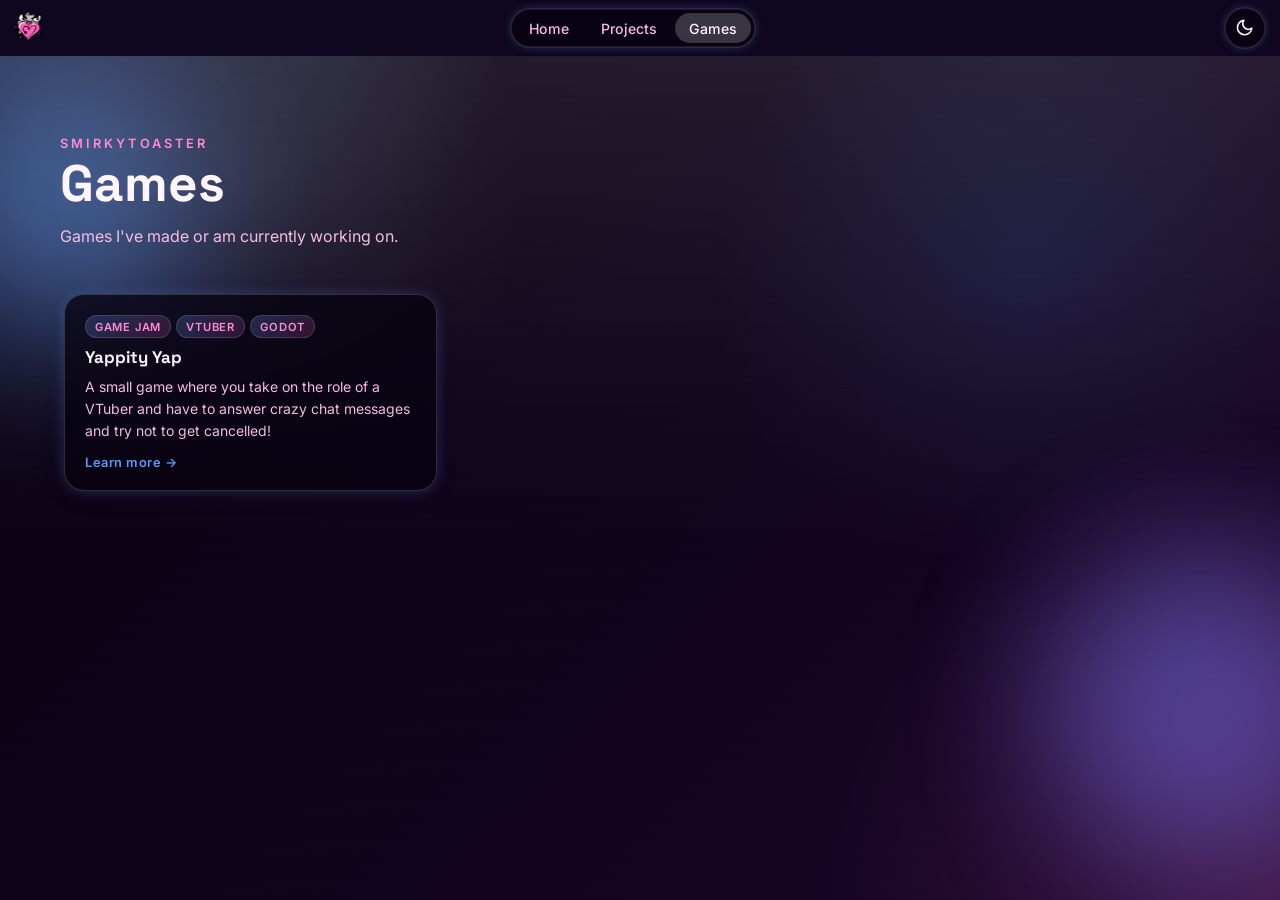
<file: games/index.html>
<!DOCTYPE html>
<html lang="en">
  <head>
    <meta charset="UTF-8" />
    <meta name="viewport" content="width=device-width, initial-scale=1.0, viewport-fit=cover" />
    <title>Games — SmirkyToaster</title>
    <meta name="description" content="Games made by SmirkyToaster." />
    <link rel="preconnect" href="https://fonts.googleapis.com" />
    <link rel="preconnect" href="https://fonts.gstatic.com" crossorigin />
    <link href="https://fonts.googleapis.com/css2?family=Inter:wght@400;500;600;700&family=Space+Grotesk:wght@500;700&display=swap" rel="stylesheet" />
    <link rel="stylesheet" href="../styles.css" />
  </head>
  <body>
    <div class="bg-orb orb-one"></div>
    <div class="bg-orb orb-two"></div>
    <div class="bg-grid"></div>

    <header class="topbar">
        <a href="../" class="brand">
          <img src="../assets/twitch_emotes/ToasterHeart.png" alt="SmirkyToaster" class="brand-logo" />
        </a>
        <nav class="topbar-nav" id="topbar-nav" aria-label="Main navigation">
          <a href="../" class="nav-link">Home</a>
          <a href="../projects/" class="nav-link">Projects</a>
          <a href="./" class="nav-link is-active" aria-current="page">Games</a>
        </nav>
        <div class="topbar-actions">
          <button id="nav-toggle" class="nav-toggle" type="button" aria-label="Toggle navigation" aria-expanded="false">
            <span class="nav-toggle__bar"></span>
            <span class="nav-toggle__bar"></span>
            <span class="nav-toggle__bar"></span>
          </button>
          <button id="theme-toggle" class="theme-toggle" type="button" aria-label="Toggle colour theme">
            <svg class="theme-toggle__icon theme-toggle__icon--sun" width="18" height="18" viewBox="0 0 24 24" fill="none" stroke="currentColor" stroke-width="2" stroke-linecap="round" stroke-linejoin="round" aria-hidden="true">
              <circle cx="12" cy="12" r="5"></circle>
              <line x1="12" y1="1" x2="12" y2="3"></line>
              <line x1="12" y1="21" x2="12" y2="23"></line>
              <line x1="4.22" y1="4.22" x2="5.64" y2="5.64"></line>
              <line x1="18.36" y1="18.36" x2="19.78" y2="19.78"></line>
              <line x1="1" y1="12" x2="3" y2="12"></line>
              <line x1="21" y1="12" x2="23" y2="12"></line>
              <line x1="4.22" y1="19.78" x2="5.64" y2="18.36"></line>
              <line x1="18.36" y1="5.64" x2="19.78" y2="4.22"></line>
            </svg>
            <svg class="theme-toggle__icon theme-toggle__icon--moon" width="18" height="18" viewBox="0 0 24 24" fill="none" stroke="currentColor" stroke-width="2" stroke-linecap="round" stroke-linejoin="round" aria-hidden="true">
              <path d="M21 12.79A9 9 0 1 1 11.21 3 7 7 0 0 0 21 12.79z"></path>
            </svg>
          </button>
        </div>

        <div class="mobile-nav" id="mobile-nav" aria-hidden="true">
          <a href="../" class="mobile-nav__link">Home</a>
          <a href="../projects/" class="mobile-nav__link">Projects</a>
          <a href="./" class="mobile-nav__link is-active" aria-current="page">Games</a>
        </div>
    </header>

    <div class="stage">
      <main>
        <section class="page-hero">
          <p class="eyebrow">SmirkyToaster</p>
          <h1 class="page-title">Games</h1>
          <p class="page-subtitle">Games I've made or am currently working on.</p>
        </section>
        <div id="games-grid" class="card-grid"></div>
      </main>
    </div>

    <script src="../js/nav-theme.js"></script>
    <script src="../js/link-helpers.js"></script>
    <script src="../js/games-data.js"></script>
    <script>
      function esc(str) {
        return String(str)
          .replace(/&/g, "&amp;").replace(/</g, "&lt;")
          .replace(/>/g, "&gt;").replace(/"/g, "&quot;");
      }

      const grid = document.getElementById("games-grid");
      if (grid && typeof GAMES !== "undefined" && GAMES.length) {
        grid.innerHTML = GAMES.map((item) => `
          <a class="carousel-card" href="${RouteLinks.detailRoute("", item.id)}">
            ${item.tags?.length
              ? `<div class="carousel-card__tags">${item.tags.map((t) => `<span class="tag">${esc(t)}</span>`).join("")}</div>`
              : ""}
            <h3 class="carousel-card__title">${esc(item.title)}</h3>
            <p class="carousel-card__blurb">${esc(item.blurb)}</p>
            <span class="carousel-card__cta">Learn more →</span>
          </a>
        `).join("");
      }
    </script>
  </body>
</html>
</file>
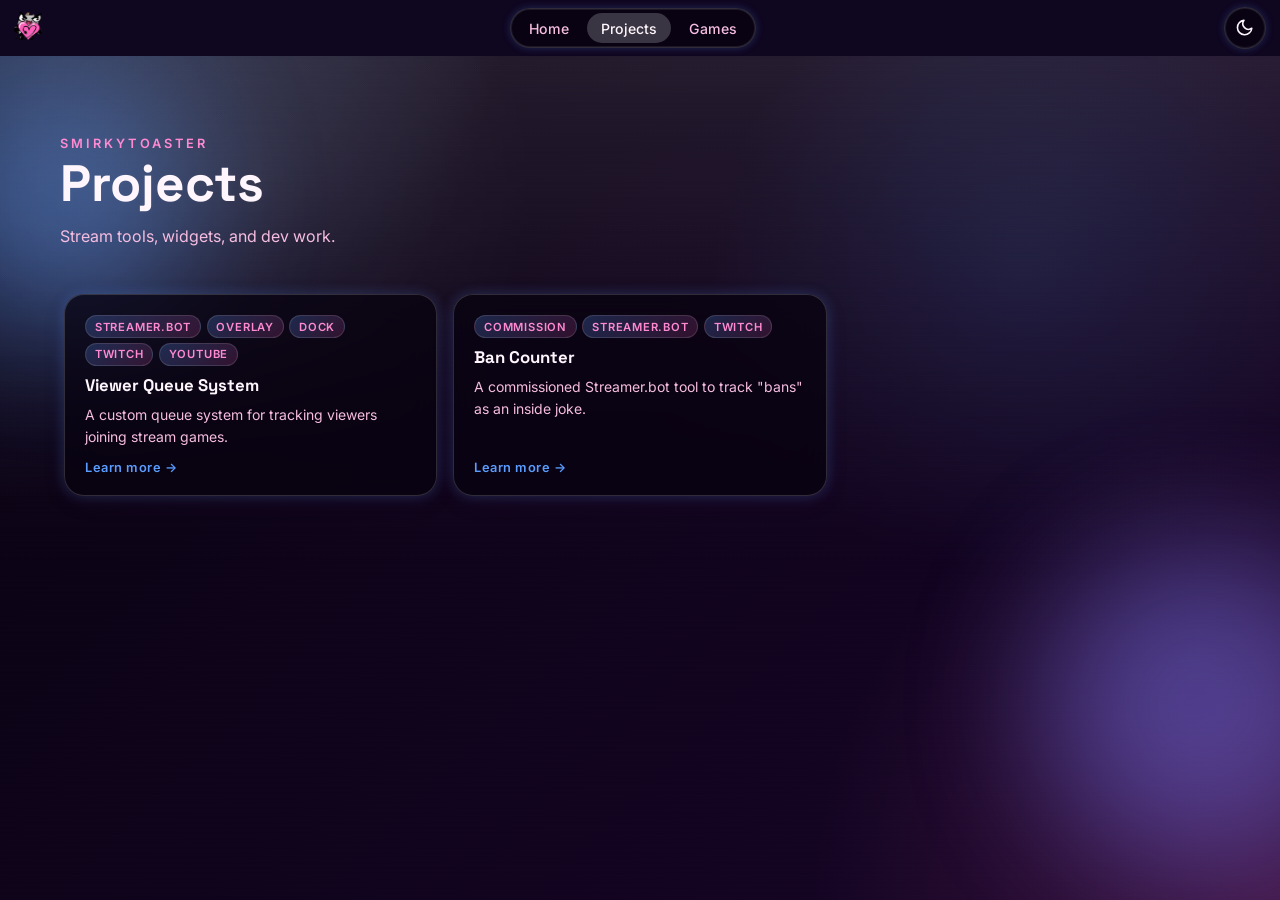
<file: projects/index.html>
<!DOCTYPE html>
<html lang="en">
  <head>
    <meta charset="UTF-8" />
    <meta name="viewport" content="width=device-width, initial-scale=1.0, viewport-fit=cover" />
    <title>Projects — SmirkyToaster</title>
    <meta name="description" content="All projects by SmirkyToaster — stream tools, widgets, and more." />
    <link rel="preconnect" href="https://fonts.googleapis.com" />
    <link rel="preconnect" href="https://fonts.gstatic.com" crossorigin />
    <link href="https://fonts.googleapis.com/css2?family=Inter:wght@400;500;600;700&family=Space+Grotesk:wght@500;700&display=swap" rel="stylesheet" />
    <link rel="stylesheet" href="../styles.css" />
  </head>
  <body>
    <div class="bg-orb orb-one"></div>
    <div class="bg-orb orb-two"></div>
    <div class="bg-grid"></div>

    <header class="topbar">
        <a href="../" class="brand">
          <img src="../assets/twitch_emotes/ToasterHeart.png" alt="SmirkyToaster" class="brand-logo" />
        </a>
        <nav class="topbar-nav" id="topbar-nav" aria-label="Main navigation">
          <a href="../" class="nav-link">Home</a>
          <a href="./" class="nav-link is-active" aria-current="page">Projects</a>
          <a href="../games/" class="nav-link">Games</a>
        </nav>
        <div class="topbar-actions">
          <button id="nav-toggle" class="nav-toggle" type="button" aria-label="Toggle navigation" aria-expanded="false">
            <span class="nav-toggle__bar"></span>
            <span class="nav-toggle__bar"></span>
            <span class="nav-toggle__bar"></span>
          </button>
          <button id="theme-toggle" class="theme-toggle" type="button" aria-label="Toggle colour theme">
            <svg class="theme-toggle__icon theme-toggle__icon--sun" width="18" height="18" viewBox="0 0 24 24" fill="none" stroke="currentColor" stroke-width="2" stroke-linecap="round" stroke-linejoin="round" aria-hidden="true">
              <circle cx="12" cy="12" r="5"></circle>
              <line x1="12" y1="1" x2="12" y2="3"></line>
              <line x1="12" y1="21" x2="12" y2="23"></line>
              <line x1="4.22" y1="4.22" x2="5.64" y2="5.64"></line>
              <line x1="18.36" y1="18.36" x2="19.78" y2="19.78"></line>
              <line x1="1" y1="12" x2="3" y2="12"></line>
              <line x1="21" y1="12" x2="23" y2="12"></line>
              <line x1="4.22" y1="19.78" x2="5.64" y2="18.36"></line>
              <line x1="18.36" y1="5.64" x2="19.78" y2="4.22"></line>
            </svg>
            <svg class="theme-toggle__icon theme-toggle__icon--moon" width="18" height="18" viewBox="0 0 24 24" fill="none" stroke="currentColor" stroke-width="2" stroke-linecap="round" stroke-linejoin="round" aria-hidden="true">
              <path d="M21 12.79A9 9 0 1 1 11.21 3 7 7 0 0 0 21 12.79z"></path>
            </svg>
          </button>
        </div>

        <div class="mobile-nav" id="mobile-nav" aria-hidden="true">
          <a href="../" class="mobile-nav__link">Home</a>
          <a href="./" class="mobile-nav__link is-active" aria-current="page">Projects</a>
          <a href="../games/" class="mobile-nav__link">Games</a>
        </div>
    </header>

    <div class="stage">
      <main>
        <section class="page-hero">
          <p class="eyebrow">SmirkyToaster</p>
          <h1 class="page-title">Projects</h1>
          <p class="page-subtitle">Stream tools, widgets, and dev work.</p>
        </section>
        <div id="projects-grid" class="card-grid"></div>
      </main>
    </div>

    <script src="../js/nav-theme.js"></script>
    <script src="../js/link-helpers.js"></script>
    <script src="../js/projects-data.js"></script>
    <script>
      function esc(str) {
        return String(str)
          .replace(/&/g, "&amp;").replace(/</g, "&lt;")
          .replace(/>/g, "&gt;").replace(/"/g, "&quot;");
      }

      const grid = document.getElementById("projects-grid");
      if (grid && typeof PROJECTS !== "undefined" && PROJECTS.length) {
        grid.innerHTML = PROJECTS.map((item) => `
          <a class="carousel-card" href="${RouteLinks.detailRoute("", item.id)}">
            ${item.tags?.length
              ? `<div class="carousel-card__tags">${item.tags.map((t) => `<span class="tag">${esc(t)}</span>`).join("")}</div>`
              : ""}
            <h3 class="carousel-card__title">${esc(item.title)}</h3>
            <p class="carousel-card__blurb">${esc(item.blurb)}</p>
            <span class="carousel-card__cta">Learn more →</span>
          </a>
        `).join("");
      }
    </script>
  </body>
</html>
</file>
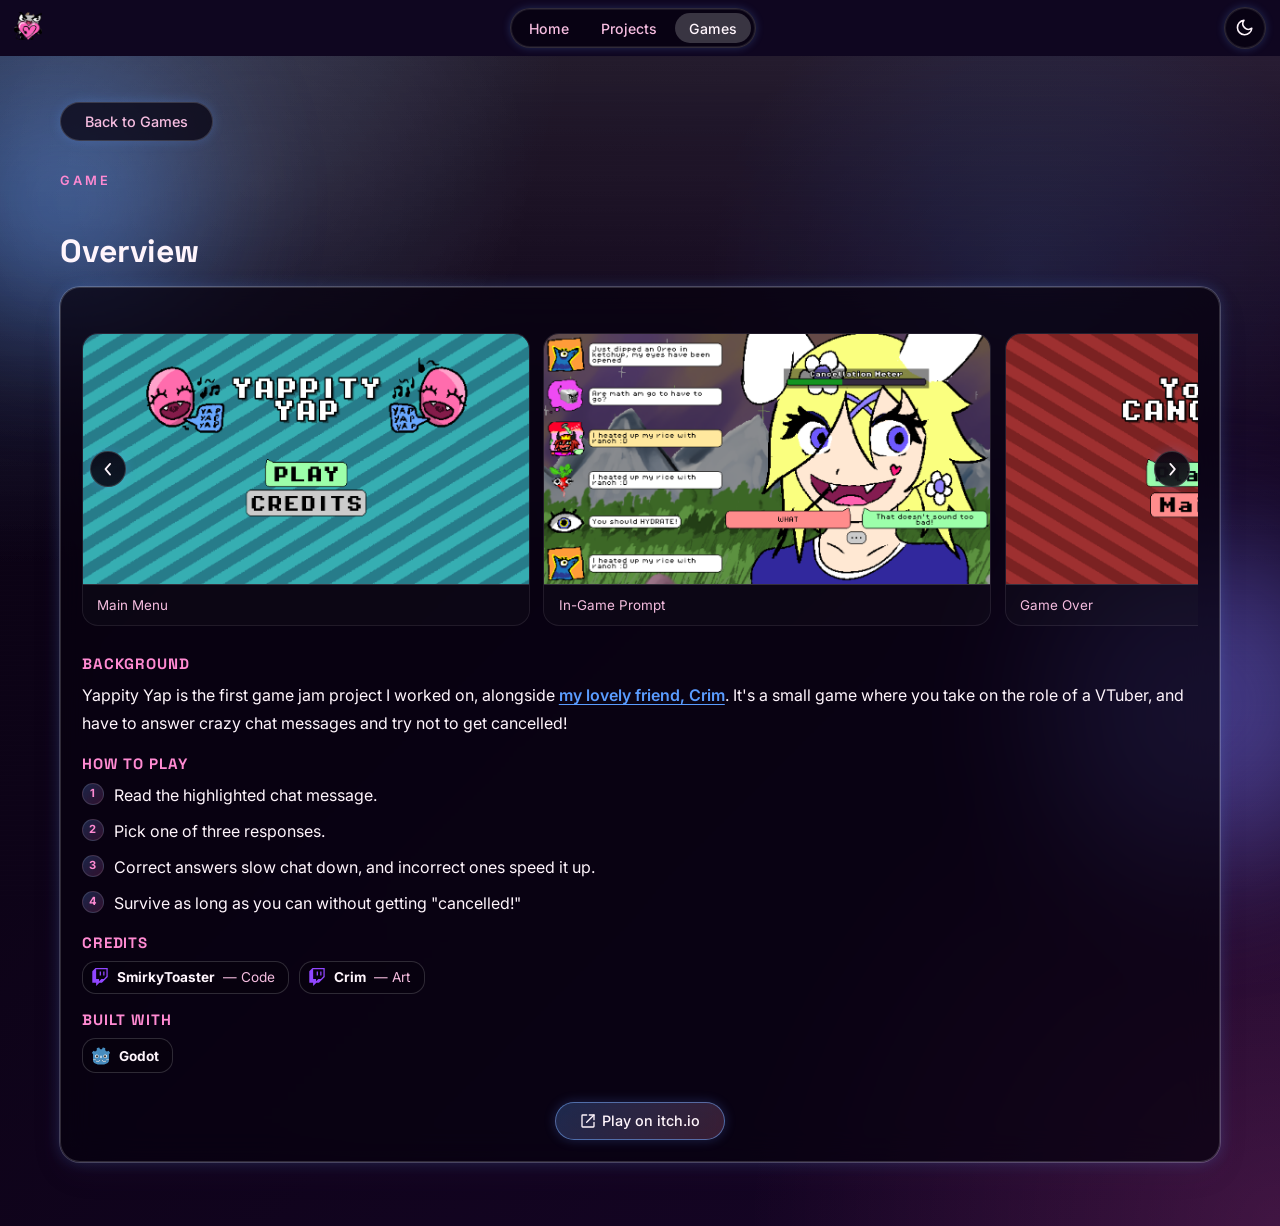
<file: games/yappity-yap/index.html>
<!DOCTYPE html>
<html lang="en">
  <head>
    <meta charset="UTF-8" />
    <meta name="viewport" content="width=device-width, initial-scale=1.0, viewport-fit=cover" />
    <title>Yappity Yap - SmirkyToaster</title>
    <meta name="description" content="Yappity Yap game details by SmirkyToaster." />
    <link rel="preconnect" href="https://fonts.googleapis.com" />
    <link rel="preconnect" href="https://fonts.gstatic.com" crossorigin />
    <link href="https://fonts.googleapis.com/css2?family=Inter:wght@400;500;600;700&family=Space+Grotesk:wght@500;700&display=swap" rel="stylesheet" />
    <link rel="stylesheet" href="../../styles.css" />
  </head>
  <body>
    <div class="bg-orb orb-one"></div>
    <div class="bg-orb orb-two"></div>
    <div class="bg-grid"></div>

    <header class="topbar">
        <a href="../../" class="brand">
          <img src="../../assets/twitch_emotes/ToasterHeart.png" alt="SmirkyToaster" class="brand-logo" />
        </a>
        <nav class="topbar-nav" id="topbar-nav" aria-label="Main navigation">
          <a href="../../" class="nav-link">Home</a>
          <a href="../../projects/" class="nav-link">Projects</a>
          <a href="../" class="nav-link is-active" aria-current="page">Games</a>
        </nav>
        <div class="topbar-actions">
          <button id="nav-toggle" class="nav-toggle" type="button" aria-label="Toggle navigation" aria-expanded="false">
            <span class="nav-toggle__bar"></span>
            <span class="nav-toggle__bar"></span>
            <span class="nav-toggle__bar"></span>
          </button>
          <button id="theme-toggle" class="theme-toggle" type="button" aria-label="Toggle colour theme">
            <svg class="theme-toggle__icon theme-toggle__icon--sun" width="18" height="18" viewBox="0 0 24 24" fill="none" stroke="currentColor" stroke-width="2" stroke-linecap="round" stroke-linejoin="round" aria-hidden="true">
              <circle cx="12" cy="12" r="5"></circle>
              <line x1="12" y1="1" x2="12" y2="3"></line>
              <line x1="12" y1="21" x2="12" y2="23"></line>
              <line x1="4.22" y1="4.22" x2="5.64" y2="5.64"></line>
              <line x1="18.36" y1="18.36" x2="19.78" y2="19.78"></line>
              <line x1="1" y1="12" x2="3" y2="12"></line>
              <line x1="21" y1="12" x2="23" y2="12"></line>
              <line x1="4.22" y1="19.78" x2="5.64" y2="18.36"></line>
              <line x1="18.36" y1="5.64" x2="19.78" y2="4.22"></line>
            </svg>
            <svg class="theme-toggle__icon theme-toggle__icon--moon" width="18" height="18" viewBox="0 0 24 24" fill="none" stroke="currentColor" stroke-width="2" stroke-linecap="round" stroke-linejoin="round" aria-hidden="true">
              <path d="M21 12.79A9 9 0 1 1 11.21 3 7 7 0 0 0 21 12.79z"></path>
            </svg>
          </button>
        </div>

        <div class="mobile-nav" id="mobile-nav" aria-hidden="true">
          <a href="../../" class="mobile-nav__link">Home</a>
          <a href="../../projects/" class="mobile-nav__link">Projects</a>
          <a href="../" class="mobile-nav__link is-active" aria-current="page">Games</a>
        </div>
    </header>

    <div class="stage">
      <main class="detail-main">
        <div class="detail-top-back">
          <a class="view-all-btn" href="../">Back to Games</a>
        </div>
        <section class="page-hero">
          <p class="eyebrow">Game</p>
          <!-- Populated from js/detail-tags.js -->
          <h1 class="page-title" data-detail-title></h1>
          <p class="page-subtitle" data-detail-subtitle></p>
        </section>

        <section class="section">
          <div class="section-head">
            <h2 class="section-heading">Overview</h2>
          </div>
          <article class="content-panel">
            <div class="carousel-card__tags" data-detail-tags></div>
            <div class="carousel-wrap game-carousel" data-carousel>
              <button class="carousel-btn carousel-btn--prev" type="button" aria-label="Previous screenshot">
                <svg class="carousel-btn__icon" viewBox="0 0 24 24" aria-hidden="true" focusable="false">
                  <path d="M14.5 5L8.5 12L14.5 19" />
                </svg>
              </button>
              <div class="carousel-track game-carousel__track" tabindex="0">
                <figure class="game-carousel__slide">
                  <img src="../../assets/images/yappity-yap/main-menu.png" alt="Yappity Yap Main Menu Screen" class="game-carousel__image" />
                  <figcaption class="game-carousel__caption">Main Menu</figcaption>
                </figure>
                <figure class="game-carousel__slide">
                  <img src="../../assets/images/yappity-yap/in-game.png" alt="Yappity Yap In-Game Chat Prompt Screen" class="game-carousel__image" />
                  <figcaption class="game-carousel__caption">In-Game Prompt</figcaption>
                </figure>
                <figure class="game-carousel__slide">
                  <img src="../../assets/images/yappity-yap/game-over.png" alt="Yappity Yap Game Over Screen" class="game-carousel__image" />
                  <figcaption class="game-carousel__caption">Game Over</figcaption>
                </figure>
              </div>
              <button class="carousel-btn carousel-btn--next" type="button" aria-label="Next screenshot">
                <svg class="carousel-btn__icon" viewBox="0 0 24 24" aria-hidden="true" focusable="false">
                  <path d="M9.5 5L15.5 12L9.5 19" />
                </svg>
              </button>
            </div>
            <h3 class="detail-subheading">Background</h3>
            <p>Yappity Yap is the first game jam project I worked on, alongside <a class="credit-link" target="_blank" rel="noopener noreferrer" href="https://twitch.tv/crim_dim">my lovely friend, Crim</a>. It's a small game where you take on the role of a VTuber, and have to answer crazy chat messages and try not to get cancelled!</p>
            <h3 class="detail-subheading">How to Play</h3>
            <ol class="how-to-list">
              <li><span class="how-to-list__num">1</span><span>Read the highlighted chat message.</span></li>
              <li><span class="how-to-list__num">2</span><span>Pick one of three responses.</span></li>
              <li><span class="how-to-list__num">3</span><span>Correct answers slow chat down, and incorrect ones speed it up.</span></li>
              <li><span class="how-to-list__num">4</span><span>Survive as long as you can without getting "cancelled!"</span></li>
            </ol>
            <h3 class="detail-subheading">Credits</h3>
            <div class="credit-badges">
              <a class="credit-badge" href="https://twitch.tv/smirkytoaster" target="_blank" rel="noopener noreferrer">
                <svg class="credit-badge__icon" viewBox="0 0 24 24" fill="currentColor" aria-hidden="true"><path d="M11.571 4.714h1.715v5.143H11.57zm4.715 0H18v5.143h-1.714zM6 0L1.714 4.286v15.428h5.143V24l4.286-4.286h3.428L22.286 12V0zm14.571 11.143l-3.428 3.428h-3.429l-3 3v-3H6.857V1.714h13.714z"/></svg>
                <strong>SmirkyToaster</strong> — Code
              </a>
              <a class="credit-badge" href="https://twitch.tv/crim_dim" target="_blank" rel="noopener noreferrer">
                <svg class="credit-badge__icon" viewBox="0 0 24 24" fill="currentColor" aria-hidden="true"><path d="M11.571 4.714h1.715v5.143H11.57zm4.715 0H18v5.143h-1.714zM6 0L1.714 4.286v15.428h5.143V24l4.286-4.286h3.428L22.286 12V0zm14.571 11.143l-3.428 3.428h-3.429l-3 3v-3H6.857V1.714h13.714z"/></svg>
                <strong>Crim</strong> — Art
              </a>
            </div>
            <h3 class="detail-subheading">Built With</h3>
            <div class="tech-badges">
              <a class="tech-badge" href="https://godotengine.org" target="_blank" rel="noopener noreferrer">
                <img class="tech-badge__icon" src="../../assets/logos/godot-icon.svg" alt="Godot Engine" />
                <strong>Godot</strong>
              </a>
            </div>
            <div class="section-footer detail-primary-row">
              <a class="view-all-btn view-all-btn--primary" href="https://smirkytoaster.itch.io/yappityyap" target="_blank" rel="noopener noreferrer">
                <svg class="view-all-btn__icon" width="16" height="16" viewBox="0 0 24 24" fill="none" stroke="currentColor" stroke-width="2" stroke-linecap="round" stroke-linejoin="round" aria-hidden="true">
                  <path d="M14 3h7v7"></path>
                  <path d="M10 14L21 3"></path>
                  <path d="M21 14v6a1 1 0 0 1-1 1H4a1 1 0 0 1-1-1V4a1 1 0 0 1 1-1h6"></path>
                </svg>
                <span>Play on itch.io</span>
              </a>
            </div>
          </article>
        </section>
      </main>
    </div>

    <script src="../../js/nav-theme.js"></script>
    <script>
      document.querySelectorAll("[data-carousel]").forEach((carousel) => {
        const track = carousel.querySelector(".carousel-track");
        const prevButton = carousel.querySelector(".carousel-btn--prev");
        const nextButton = carousel.querySelector(".carousel-btn--next");

        if (!(track instanceof HTMLElement)) return;

        const scrollAmount = () => Math.max(track.clientWidth * 0.9, 240);

        prevButton?.addEventListener("click", () => {
          track.scrollLeft = Math.max(0, track.scrollLeft - scrollAmount());
        });

        nextButton?.addEventListener("click", () => {
          track.scrollLeft = Math.min(track.scrollWidth - track.clientWidth, track.scrollLeft + scrollAmount());
        });
      });
    </script>
    <script src="../../js/games-data.js"></script>
    <script src="../../js/detail-tags.js"></script>
  </body>
</html>
</file>
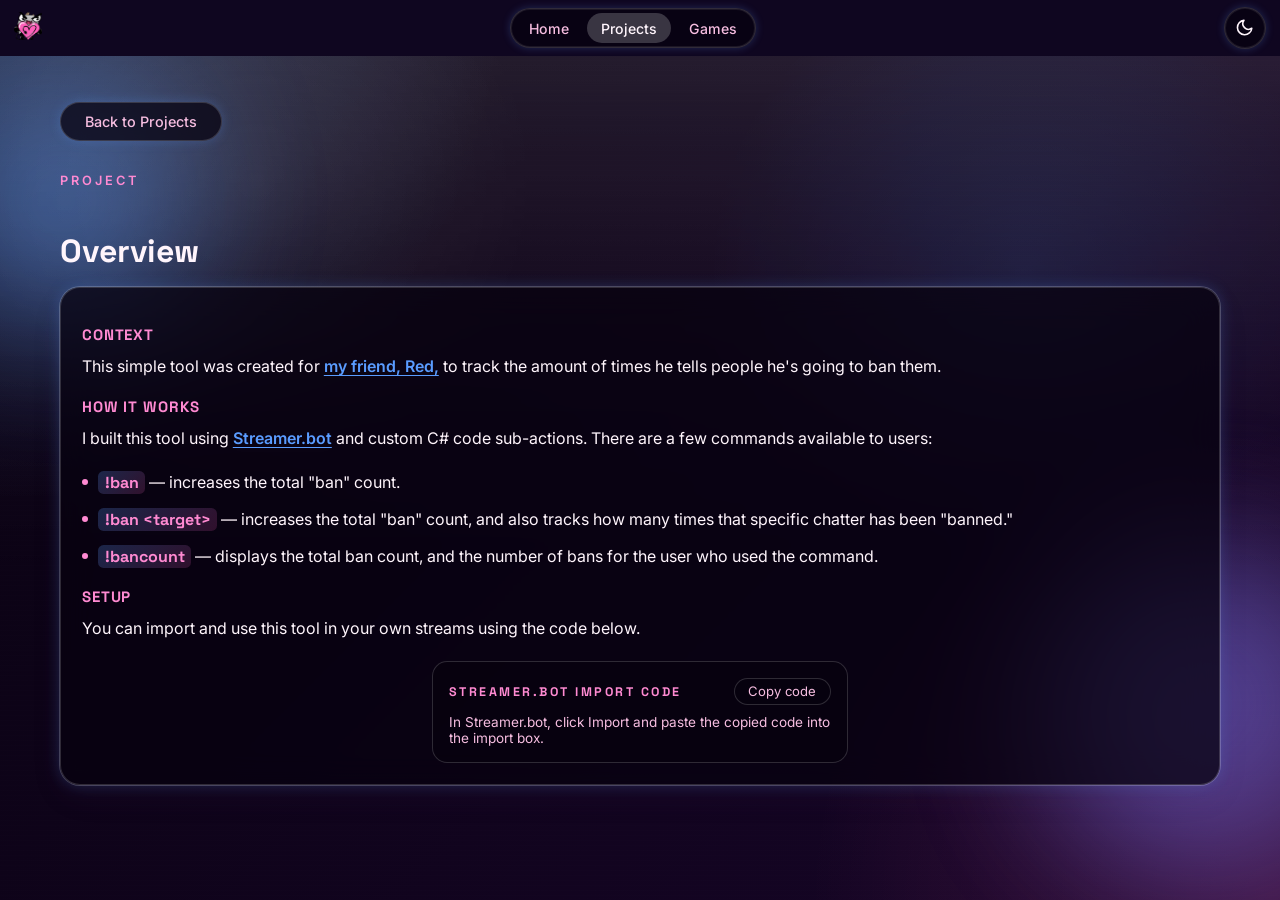
<file: projects/streamerbot-ban-counter/index.html>
<!DOCTYPE html>
<html lang="en">
  <head>
    <meta charset="UTF-8" />
    <meta name="viewport" content="width=device-width, initial-scale=1.0, viewport-fit=cover" />
    <title>Ban Counter - SmirkyToaster</title>
    <meta name="description" content="Ban Counter project details by SmirkyToaster." />
    <link rel="preconnect" href="https://fonts.googleapis.com" />
    <link rel="preconnect" href="https://fonts.gstatic.com" crossorigin />
    <link href="https://fonts.googleapis.com/css2?family=Inter:wght@400;500;600;700&family=Space+Grotesk:wght@500;700&display=swap" rel="stylesheet" />
    <link rel="stylesheet" href="../../styles.css" />
  </head>
  <body>
    <div class="bg-orb orb-one"></div>
    <div class="bg-orb orb-two"></div>
    <div class="bg-grid"></div>

    <header class="topbar">
        <a href="../../" class="brand">
          <img src="../../assets/twitch_emotes/ToasterHeart.png" alt="SmirkyToaster" class="brand-logo" />
        </a>
        <nav class="topbar-nav" id="topbar-nav" aria-label="Main navigation">
          <a href="../../" class="nav-link">Home</a>
          <a href="../" class="nav-link is-active" aria-current="page">Projects</a>
          <a href="../../games/" class="nav-link">Games</a>
        </nav>
        <div class="topbar-actions">
          <button id="nav-toggle" class="nav-toggle" type="button" aria-label="Toggle navigation" aria-expanded="false">
            <span class="nav-toggle__bar"></span>
            <span class="nav-toggle__bar"></span>
            <span class="nav-toggle__bar"></span>
          </button>
          <button id="theme-toggle" class="theme-toggle" type="button" aria-label="Toggle colour theme">
            <svg class="theme-toggle__icon theme-toggle__icon--sun" width="18" height="18" viewBox="0 0 24 24" fill="none" stroke="currentColor" stroke-width="2" stroke-linecap="round" stroke-linejoin="round" aria-hidden="true">
              <circle cx="12" cy="12" r="5"></circle>
              <line x1="12" y1="1" x2="12" y2="3"></line>
              <line x1="12" y1="21" x2="12" y2="23"></line>
              <line x1="4.22" y1="4.22" x2="5.64" y2="5.64"></line>
              <line x1="18.36" y1="18.36" x2="19.78" y2="19.78"></line>
              <line x1="1" y1="12" x2="3" y2="12"></line>
              <line x1="21" y1="12" x2="23" y2="12"></line>
              <line x1="4.22" y1="19.78" x2="5.64" y2="18.36"></line>
              <line x1="18.36" y1="5.64" x2="19.78" y2="4.22"></line>
            </svg>
            <svg class="theme-toggle__icon theme-toggle__icon--moon" width="18" height="18" viewBox="0 0 24 24" fill="none" stroke="currentColor" stroke-width="2" stroke-linecap="round" stroke-linejoin="round" aria-hidden="true">
              <path d="M21 12.79A9 9 0 1 1 11.21 3 7 7 0 0 0 21 12.79z"></path>
            </svg>
          </button>
        </div>

        <div class="mobile-nav" id="mobile-nav" aria-hidden="true">
          <a href="../../" class="mobile-nav__link">Home</a>
          <a href="../" class="mobile-nav__link is-active" aria-current="page">Projects</a>
          <a href="../../games/" class="mobile-nav__link">Games</a>
        </div>
    </header>

    <div class="stage">
      <main class="detail-main">
        <div class="detail-top-back">
          <a class="view-all-btn" href="../">Back to Projects</a>
        </div>
        <section class="page-hero">
          <p class="eyebrow">Project</p>
          <!-- Populated from js/detail-tags.js -->
          <h1 class="page-title" data-detail-title></h1>
          <p class="page-subtitle" data-detail-subtitle></p>
        </section>

        <section class="section">
          <div class="section-head">
            <h2 class="section-heading">Overview</h2>
          </div>
          <article class="content-panel">
            <div class="carousel-card__tags" data-detail-tags></div>
            <h3 class="detail-subheading">Context</h3>
            <p>This simple tool was created for <a class="credit-link" target="_blank" rel="noopener noreferrer" href="https://twitch.tv/red_lionheartt">my friend, Red,</a> to track the amount of times he tells people he's going to ban them.</p>
            <h3 class="detail-subheading">How It Works</h3>
            <p>I built this tool using <a class="credit-link" target="_blank" rel="noopener noreferrer" href="https://streamer.bot">Streamer.bot</a> and custom C# code sub-actions. There are a few commands available to users:</p>
            <ul class="feature-list">
              <li><span><code>!ban</code> — increases the total "ban" count.</span></li>
              <li><span><code>!ban &lt;target&gt;</code> — increases the total "ban" count, and also tracks how many times that specific chatter has been "banned."</span></li>
              <li><span><code>!bancount</code> — displays the total ban count, and the number of bans for the user who used the command.</span></li>
            </ul>
            <h3 class="detail-subheading">Setup</h3>
            <p>You can import and use this tool in your own streams using the code below.</p>
            <div class="import-code-panel">
              <div class="import-code-head">
                <h3 class="panel-label">Streamer.bot Import Code</h3>
                <button type="button" id="copy-import-code" class="import-code-copy">Copy code</button>
              </div>
              <p class="import-code-hint">In Streamer.bot, click Import and paste the copied code into the import box.</p>
              <div class="import-code-manual" id="import-code-manual" hidden>
                <textarea id="import-code" class="import-code-field" readonly spellcheck="false">U0JBRR+LCAAAAAAABADtWVmP2zgSfl9g/4M3L/swo0CnbQ2wD7bah9wdd/uUre08UCQts00do8NHD/Lfl5TkQ7a6kxnMBshgDCixWcWqYl38qvXbP/9Rq33wcAI+/FL7jf9gP33gYfbzQxv4NSNI/[base64]/4fOmPOHVat2la5ZEirhf1cCKVa7CKI8IrzEIC8Y2ajGz88vxsERbXXfz8/InAKIiDVfJx2Jk+P3cjpngXRJu6+vy8VVnxsxqR9OdnL4ZBRInzEVF67cI/KnNyYF3HyySWBX6+PpFzSLARoCzV0WIYOh50Zwp9Rb158rgT76/XHjbDrdPb06UyDh1Ze33YIOp48wOwPjXuRqEEZZrah/ajvUAipzuyLT5sQva/2jBb4j3j2SFrEDN+dynv11D55I6ktjmxNLamUUZncoIB7M+J06MvZm+wdeSdO16smc65aE/ckNMxs800Wm7+tEPHH7lLr5syWzYzuRvaneEWWZpo3omZfG4n6qDYkQdrp2uv4cue7/np3hiQpaWltjWeLi26Gcm6xNbJg9EWoT+n99N4aJCjnla1DiPWzbsOt/vEZ3aGo4mhTe3FuO/0dKZjby0XZmB6TL+nUbs7XANrfOco8xQZZszOWbG+c1F/INmTDZddsiM7Ex0f8Iyfq3uwDy5h/tuhxbgL5eEa9uabT5lcXUJG+5XJyeJ4y7Mp290dK2AxfgHd+au9GAwcz96a/YvvR3/Sgq/D9F/wjnz6yZFR6JA1829bQp3561Lu7mxrtMt86ZbjZpNWcGtTS3+atIhJ2s2V0WY5NT+w/PCcA19vp8jax/eTdtnuXN7drOOmM3me2h2JQmW4tuVZMDAG0KR0iyboYE/aRhFvyOTnfr4LXCxX+L8vkuv4ryZt6vSH1OyX17OnPxShl+V/ZvPU6yb2pKVf+u+BZt8fl5ZEH0s5nD9QGbNa0vzjHtuo3D+w7659ebWf59NmHLI6nR5jz3yX+Wcsz8WxvN+yXI7nXvfwdLT7Vc3zM9v3dg3k+Z3J5j1gDf1N86j3Ia/Fn876Rze5mz096pnG+mhbOlkMH3lcp8qg6yzaIp6seV12gDUUZ4Xs+8nGxRU+y+Wd9PFzpvYCumPWP1CPbh12RjzdH2uA1QS7/+/UoPJcfdG1rf2rXZlf5x6Qyeax6fDept2xR2ZxYb1uTHnsgdWNwSKkU3nwq83O8PQVfz2RivNW21cZd2At3fuzD1LWx1LU6zLZwwd7sQlYH6dwQzff5sOxc+RfTFoRq8V9Va6+Wwt5PZ7OZClF3nZF9015I34/fHNNN3IbtbVjzXWzt17DQ5vY1jw99VKj3TjFqpsUfWSMmN0iYPUHD6o77+ni0tq5C2NgO8rMh97MHRU9fmGYbnEf1M1+UnFPjHWT3PbmK19e1t89ZHHJYsPuTJTdD4OQ3Q0h9uZPS4b4WeyCc35t3utxpRou7rHM1ybZnXO0e+xJpbvknXxqH9idJUFPzfmznk11di/rNwAvjDADmCGhuAKjFpCKgsMkAVEVis2RG9jiMY5TmkyDOYgIB4bv8Za4qjBaDlgbDsOnsqoLsKFrggpkIDiiCAVNx1iWkdSUsXxznh0m7ppbyiazN8Cszj83fgAcp2cgu8qi99Euw3Z4z3V+C86FAaUgjDHq8fGjjI+/nBhvx7OGWlfYgCYKADShoEJVEZymJAlIhHVpJWKAsP6jjmf5EP6jD2eOpkEk6lhQdDZcqbIGWaxEFiG1IUr6Slo1MH5jOBObjZWMEM/wJmLBdZDgYF0SmthxVlBFslI+e27k38PZ7x3O/sKjlDGi322E+h4QtWo8OkIafj0yeC9ew/WJNQrLsCS3Zd4faNye0WLgs7NmvG/JuLbjKxD0fE3flfcB7vcc9vNxpRhTqsenI1x82NDXqT+PnY5+GFvSDvU3wS0M2ISVcO1PgM/vwsGy/GsY1LF5bDy6Znlat2c6Ad6c+WSfwRlg6elyMdBOOcCgDPfP04tadb6vwZvMZ2eIlUF3BgFpCsWEsrHjlAtvjJgZnUPEIs/5eapg7rUd74wVVTJbu6tc1Kv/BDBkPWM8ZP57XVqIskImOLdBz3xO2i+nEVe5yqe+mLJxf8vGhNjs7ohl6dJAGVCzcxyFd8QsesAjyaH0dW9YTcysZngfMRYDivrzA9OZ1SRfNxbM/774nx8JOjYVzVFEpAgqA0fsOm1iATQbmqA7aNVQQb0J6o2/GnTMvxz5c/SXsxyXCrDy5muAEEceSRKMZnEBfUraT+QL7Zd08of+Qn2CgaYPIwziDOlV4MGzG2/AGvEzuFlF8vLLXCx7MXMD1/kvB/glLRF28b6zDymBJDFAmKRRpVwaQFDgmJJs4vpBhNtB0oLZK58KCJ2zmPx1kA9oBUMcpFGOgKQr98cMch9fV1UYVXDw6L3DBZmPJ9iPSUK2lWdzaeAAagQBZUCLn1C7pKaZ9BOtdPpvwOwuw+XJNK+mU85Xjz1/Sjr+Xkx+SkdjjeHme+civFH1d0JWJKT4f0/Iq2a6w04cwA1OJjjaXiXjmWhQwi6CMjEh3pGfrxSvZ8/vkGUlX8H7MIhYMvOZ+fhqueiTty978xfPAqDhGnyU2FDz5X91zU8V5h4AAA==</textarea>
                <p class="import-code-note">Automatic copy failed, select the code above and copy it manually.</p>
              </div>
            </div>
          </article>
        </section>
      </main>
    </div>

    <script src="../../js/nav-theme.js"></script>
    <script>
      const copyImportCodeBtn = document.getElementById("copy-import-code");
      const importCodeField = document.getElementById("import-code");

      copyImportCodeBtn?.addEventListener("click", async () => {
        if (!importCodeField) return;

        const originalText = copyImportCodeBtn.textContent;
        try {
          await navigator.clipboard.writeText(importCodeField.value);
          copyImportCodeBtn.textContent = "Copied";
          setTimeout(() => {
            copyImportCodeBtn.textContent = originalText;
          }, 1200);
        } catch {
          document.getElementById("import-code-manual")?.removeAttribute("hidden");
          importCodeField.select();
          copyImportCodeBtn.textContent = "Press Ctrl+C";
          setTimeout(() => {
            copyImportCodeBtn.textContent = originalText;
          }, 1800);
        }
      });
    </script>
    <script src="../../js/projects-data.js"></script>
    <script src="../../js/detail-tags.js"></script>
  </body>
</html>
</file>
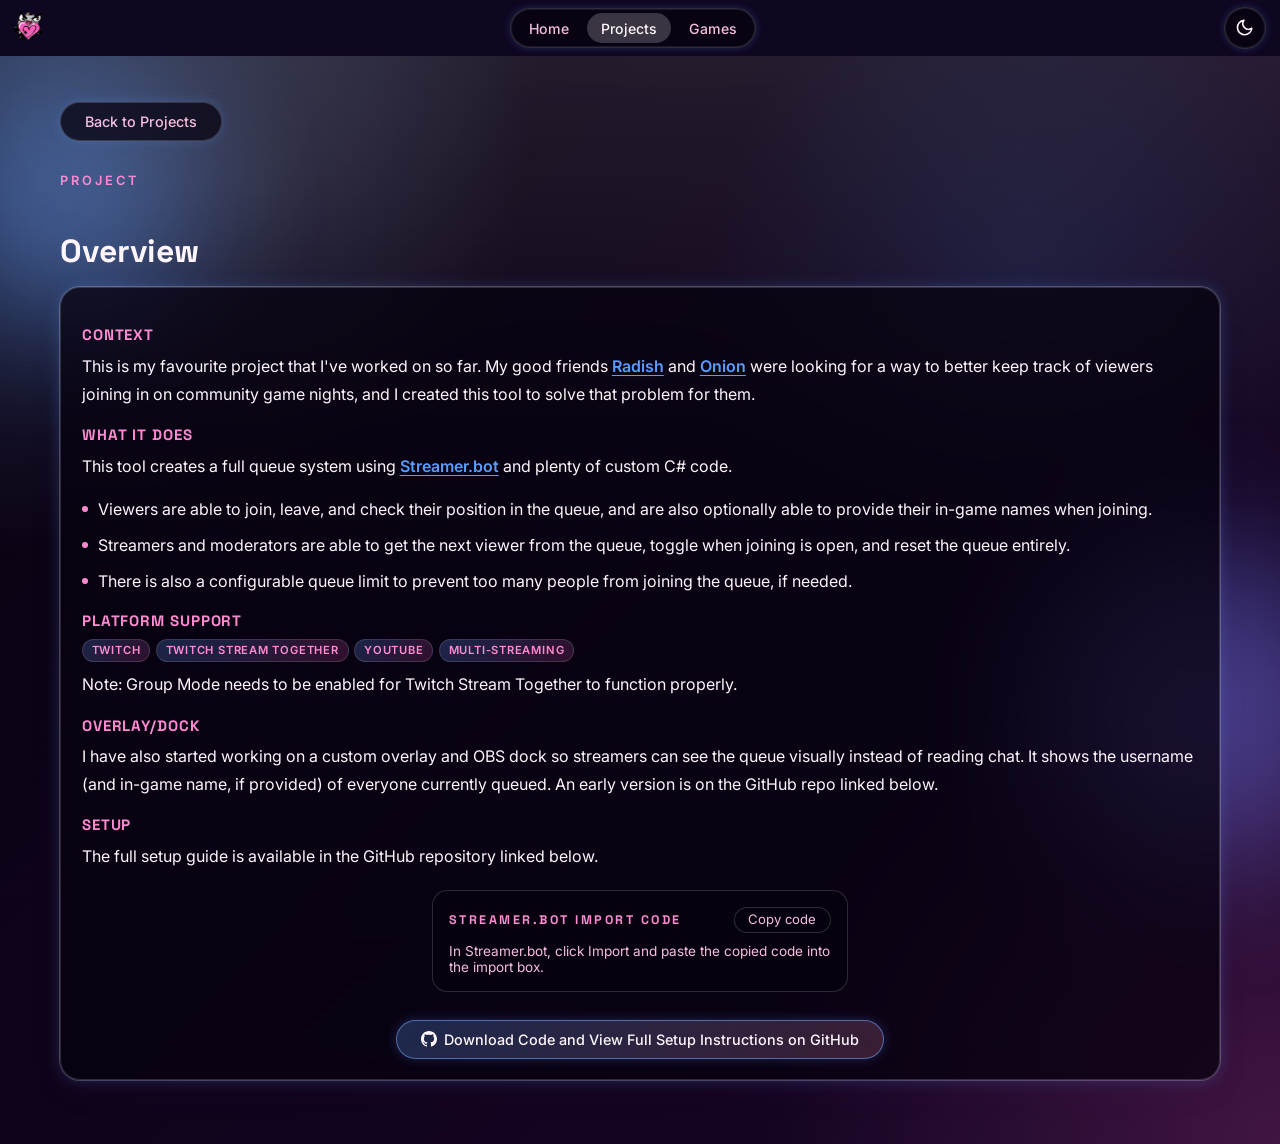
<file: projects/streamerbot-viewer-queue/index.html>
<!DOCTYPE html>
<html lang="en">
  <head>
    <meta charset="UTF-8" />
    <meta name="viewport" content="width=device-width, initial-scale=1.0, viewport-fit=cover" />
    <title>Viewer Queue System - SmirkyToaster</title>
    <meta name="description" content="Viewer Queue System project details by SmirkyToaster." />
    <link rel="preconnect" href="https://fonts.googleapis.com" />
    <link rel="preconnect" href="https://fonts.gstatic.com" crossorigin />
    <link href="https://fonts.googleapis.com/css2?family=Inter:wght@400;500;600;700&family=Space+Grotesk:wght@500;700&display=swap" rel="stylesheet" />
    <link rel="stylesheet" href="../../styles.css" />
  </head>
  <body>
    <div class="bg-orb orb-one"></div>
    <div class="bg-orb orb-two"></div>
    <div class="bg-grid"></div>

    <header class="topbar">
        <a href="../../" class="brand">
          <img src="../../assets/twitch_emotes/ToasterHeart.png" alt="SmirkyToaster" class="brand-logo" />
        </a>
        <nav class="topbar-nav" id="topbar-nav" aria-label="Main navigation">
          <a href="../../" class="nav-link">Home</a>
          <a href="../" class="nav-link is-active" aria-current="page">Projects</a>
          <a href="../../games/" class="nav-link">Games</a>
        </nav>
        <div class="topbar-actions">
          <button id="nav-toggle" class="nav-toggle" type="button" aria-label="Toggle navigation" aria-expanded="false">
            <span class="nav-toggle__bar"></span>
            <span class="nav-toggle__bar"></span>
            <span class="nav-toggle__bar"></span>
          </button>
          <button id="theme-toggle" class="theme-toggle" type="button" aria-label="Toggle colour theme">
            <svg class="theme-toggle__icon theme-toggle__icon--sun" width="18" height="18" viewBox="0 0 24 24" fill="none" stroke="currentColor" stroke-width="2" stroke-linecap="round" stroke-linejoin="round" aria-hidden="true">
              <circle cx="12" cy="12" r="5"></circle>
              <line x1="12" y1="1" x2="12" y2="3"></line>
              <line x1="12" y1="21" x2="12" y2="23"></line>
              <line x1="4.22" y1="4.22" x2="5.64" y2="5.64"></line>
              <line x1="18.36" y1="18.36" x2="19.78" y2="19.78"></line>
              <line x1="1" y1="12" x2="3" y2="12"></line>
              <line x1="21" y1="12" x2="23" y2="12"></line>
              <line x1="4.22" y1="19.78" x2="5.64" y2="18.36"></line>
              <line x1="18.36" y1="5.64" x2="19.78" y2="4.22"></line>
            </svg>
            <svg class="theme-toggle__icon theme-toggle__icon--moon" width="18" height="18" viewBox="0 0 24 24" fill="none" stroke="currentColor" stroke-width="2" stroke-linecap="round" stroke-linejoin="round" aria-hidden="true">
              <path d="M21 12.79A9 9 0 1 1 11.21 3 7 7 0 0 0 21 12.79z"></path>
            </svg>
          </button>
        </div>

        <div class="mobile-nav" id="mobile-nav" aria-hidden="true">
          <a href="../../" class="mobile-nav__link">Home</a>
          <a href="../" class="mobile-nav__link is-active" aria-current="page">Projects</a>
          <a href="../../games/" class="mobile-nav__link">Games</a>
        </div>
    </header>

    <div class="stage">
      <main class="detail-main">
        <div class="detail-top-back">
          <a class="view-all-btn" href="../">Back to Projects</a>
        </div>
        <section class="page-hero">
          <p class="eyebrow">Project</p>
          <!-- Populated from js/detail-tags.js -->
          <h1 class="page-title" data-detail-title></h1>
          <p class="page-subtitle" data-detail-subtitle></p>
        </section>

        <section class="section">
          <div class="section-head">
            <h2 class="section-heading">Overview</h2>
          </div>
          <article class="content-panel">
            <div class="carousel-card__tags" data-detail-tags></div>
            <h3 class="detail-subheading">Context</h3>
            <p>This is my favourite project that I've worked on so far. My good friends <a class="credit-link" target="_blank" rel="noopener noreferrer" href="https://twitch.tv/radiant_radish_">Radish</a> and <a class="credit-link" target="_blank" rel="noopener noreferrer" href="https://twitch.tv/oblivious_onion_">Onion</a> were looking for a way to better keep track of viewers joining in on community game nights, and I created this tool to solve that problem for them.</p>
            <h3 class="detail-subheading">What It Does</h3>
            <p>This tool creates a full queue system using <a class="credit-link" target="_blank" rel="noopener noreferrer" href="https://streamer.bot">Streamer.bot</a> and plenty of custom C# code.</p>
            <ul class="feature-list">
              <li>Viewers are able to join, leave, and check their position in the queue, and are also optionally able to provide their in-game names when joining.</li>
              <li>Streamers and moderators are able to get the next viewer from the queue, toggle when joining is open, and reset the queue entirely.</li>
              <li>There is also a configurable queue limit to prevent too many people from joining the queue, if needed.</li>
            </ul>
            <h3 class="detail-subheading">Platform Support</h3>
            <div class="carousel-card__tags">
              <span class="tag">Twitch</span>
              <span class="tag">Twitch Stream Together</span>
              <span class="tag">YouTube</span>
              <span class="tag">Multi-Streaming</span>
            </div>
            <p>Note: Group Mode needs to be enabled for Twitch Stream Together to function properly.</p>
            <h3 class="detail-subheading">Overlay/Dock</h3>
            <p>I have also started working on a custom overlay and OBS dock so streamers can see the queue visually instead of reading chat. It shows the username (and in-game name, if provided) of everyone currently queued. An early version is on the GitHub repo linked below.</p>
            <h3 class="detail-subheading">Setup</h3>
            <p>The full setup guide is available in the GitHub repository linked below.</p>
            <div class="import-code-panel">
              <div class="import-code-head">
                <h3 class="panel-label">Streamer.bot Import Code</h3>
                <button type="button" id="copy-import-code" class="import-code-copy">Copy code</button>
              </div>
              <p class="import-code-hint">In Streamer.bot, click Import and paste the copied code into the import box.</p>
              <div class="import-code-manual" id="import-code-manual" hidden>
                <textarea id="import-code" class="import-code-field" readonly spellcheck="false">U0JBRR+LCAAAAAAABADtfWtzIjmT7vcTsf+B7RP7aVdzVPfSRuwHQ5ub23QDpsCcfmNDtwJMcRkutvHG+983peJaVWDs6Z6xp90TjG1KpUtmKvVkKlP6n3/5P7ncp5Fc0E//mfsf9Qf8OaYjCX9+CgbyQc5y9aVcylxzNV/I0af/WJehy0V/MlOlmqPBbLi6mVB4Pts+v5ez+WAyVgWM3/BvePtAyDmfDaaL9cOL3HwwmkYy97tuZa5byYWTWW4o5XQw7uUWM8qHuUmYu9fdmefuJoOxetCDbs73OzRpLMcXfF3zeBlFm2cjeGG0HAXbPqmH6tk/dYlPgh6Mn+o65vDN/4+/yW0e6ccDoTpuWj5zXcqR6/kE2baDESO2hag0uO1Tj9uCbjqnX9MDVG/i9T+U8b/Nv4M35ZiySKpWF7OlPHjyyKOlkMXZZFQezBeT2QoKhTSaHyv1TY4F0C6rVILrVaByzPqDvvRmk+U0KRwHJWj0QFdzYEVWIzM6FpPRlkmp53wy5svZTI4XWU8Xs0GvB0zc50yCO+taRiNoqKIZ5RrSZ8z2kE2ZhWzpWMiX0kNYCGJKVwgs2P4A9nhM/ZD71LSR4GaIbC9kiFiYId9gLMTAfcumqVcXq6mio42N5JOjfNxxab4RvH/sP/3n7o9/7NNjvmQXaVnNosg9jWLhK/TpuCdzi77M6e/UxFr0B/McnfWWI6B7bjHJARcWs0mU608eckDIVW45VxOP07GefPptLc6/5QJVyTwXyfkcvoYCBtQkc/[base64]/3oYeTR7m379fD/hsMp+Ei99qlzffvxdn0OzDZDZ07e/f721Y6ixsGeT799GcT2bRgP0moijZpdfWGa/BusbDCv+RHBFbLWRhIjRBRKc2ZSPea1nRkygFi68P+Cr53Zdh7Z6VHqNbqzFlpvP0ZSgiNgpWtH3tfa5PaoVx3rgdPU5vV/k7Vio+8VX+c+uyX2XwHRu14Pm8Vhhc9CqF/INoV+fwXu92RO5ZIV+UpeBOdBrRVWG4KaPqhJ8X8eeyVm8WnBYfR+Vup5HnIz6pjIOnbqcy+FLI34tOvcetBvTFGVfK+vupGsP2/YLqS28ZlKtOwwxwvVMdXxWqBjeDVVCOHrrNyrxSIoYo5J9EuarHDeOPeNRweKl1Tl1Tjo37bilY3XYa93ywrW/ATAK/R083bTLsdqp9USKrq5sNLeJP3chXvkSNlWyJSFwWV91Vb8BHRavZdh6ALkVu1vq8FAwrg4ceswJcKdcwH0XL7ioP7YkqA9qLy+Dp1iw+dNv16dfVxf2XVX7aHeQxLbXisQzyT922MwS+9CulqsFGtQn0cQR1Pdy24fnqoSdK/Sk8B742noCODxXgY6XAx8/yYmT0ZbFodDtBdFMKll2rMdn2tQTIopBf3Hb6DdEOjG7rEeoXmBaGsdzs0WEtD4+6XJDvq353Cxdk3aZqr8xKZHDbfmzfdiq+Lv/ZBlmI226Vioqnmk7AR6PbHCbk6HHKrbq/kZVvg7xJ24EFfIn71jze1g3wUHx+3MjHv38b9AZiFEUCZKgFbYt2S8niCMo/vbjdVlS+GV/3vjVj2VJy1TAf729HxXkwKq6+Jd+/U2PuTrsdATIaj73ZEl/5Ssldt8/KtSgpYwf9KVXvmfnQ4yM1VxqflYx2S8RiAxj/+v2EzMdyXF7zGGSZtqH9dl31OR7zzVyVrRV6B++BDF5MMmX5M4a2HIOVHqaV8mFf9acMcwVHS14GWnRqd7edfCwLhcog0Tey/[base64]/rUhDldatwL01Z0w3wcJGUR5CaYcxP63b7tXZUP54Fep8aNPvTp6Wq9Flw18xm80jpyPe/zkVS8KV/D/[base64]/2AX9AfhhqOlQrEWwRsBaIgyg41Kvw+3KAtalKayXy6v6y+gN61i00VVq7a2UagYfVyOQi7kEfSXaj/Mvg0rW/F2BrMMaDDJkPg6ZJZZK5vVaktCnIciM0pNH51lx035g0w6s17C+3sL6u8YnPVirgf8149aEtdeq6T5B3/R8elavNJ18t1SfxOv62XpoWW83hleZejWzjtO6G/TwkXn1DH/iMaq145BPRcA1+XtuRpi2CdBmkS2jZXxEf2zl/xV9uphIK4MuZTzdzvlCjKU2OlPJNi+RJ9pReNjuSSuthwTovvDIvA5BpjNortf/VmL9B3yZoAWs80m9dwx7vKTeWE4Ujsn6/hBb9NJjinFsLcawVrBQuv+cviexyh7OvIkx5kYvJDFXUG1g50njvYzvj/VzvVbWmNmYduE9jSuydeoRPJPUyXk/hGeHNkC2zszC+noeD6MsfK/ls6kw/UOWvOg1rAo432EW4HzQKaA7MdPvtXqsE8yFXtfUmmOoNR9on59D/[base64]/WNhjzqmSo9bDfNbPHt/dOF3jUUjy62ej1oHF/A+sI1IVhbEuq5iFgjOfqhDIYsOryGVx1DENWN3b2Pp5WNKmUlD6IRqD/hsBPbX+D3K34iAC23Papx0xHrf1q3t4BjxUGeYDvhjGu3vH+2Bq956vQ9k1lvJH9yhG+HqwJy+7lti+T3Rr50+fNjaJHG7BxUA4G3damD0GL4ce+KAVP4tK4Z6MIw9hBzvpbOyRzvVC6OsOmEOVgBfp5Y6MeYrjNXFHvjvF/[base64]/ReQWsq6AKaSFa+nMuLWW9+cktACA5iFZpI2mqTzOQM+cwxEJW2RezQDrHnv45Slv1TKGWfszUGYhLR6VyKktqwPNxS21E3va1rM0p9S3AUcstFtuE4iBDTQ4YhsGE51AyJ9Z63db9I0EJ/i31dRoXhCMtAPqY+yK1DEeEGRdgyHcviwmHOsX1dL5QWDxmIPHUpsqkJTHYw/M8iFjVMAyQ+rVfe5L7ux6bXXvUfm14v2/T6pTdPei/eADnPeX90U0Yb2Cmaqs0D5RyslB/9SqGYdoqZDhiU0ZKvYuP8qnmGs7ZEIpDVJbPqPdlWm3Sxk1LJFR9snN/KcaqdAw/a4dF29GYefPALNwm0c+K2A0ZBXN+UHRpMKYfe887V2ImqDC3atjf1ZDktlEPkgVlaPpK0g3naiOQlGV3tzZ9CfVhNyOZyY9jXO/WJcvrF8jGsFjpZcuQ0u23jXoyCvCj0VdvbencOMjFnZrXPit0+z54Lib4+9Logz3xtwJ5f12kHWWLOZdBvZ6R+a14MK8O8p3XEGCtn/[base64]/ZgphceqH1phwxhz6/H+yIcWzfN6XhImoJgmyfCESJC9QwRIiJZQmM3298fa6lA6orf48Ie265poUFRraDQ2QzIZFvmh7C3HGo5XkOcOyIdmDSCk3sg3YwHB+4zGxEhE0RN6lLKTY900zL/Jv0xPyACHslIXMdPi8G8ymseFLkHvpyrDNfdCrMJu4evqE53qeL3JoRrw2sd0HNGFLC3LJNqpxoAvk2V5xwTUbM0DJo2on2TgPrdRLDzeRzTNujgfXOqwLrbcezfUoFsgwLCEmEiSglFjIFM4zQ8kPDfJ0X/SOw/pSP8S16BHvRaW9gL1J1VQutv8jjdvFjvYjn1MWNxn0D+sxLj325q3MKVnxc37gG1kgD6KGssGHaO7kLmdlaJ+sy1UL7DM9aRhipCt/S1tTni2zrLeUdce6V5b22zP+4l0tb/HthjOXaAvg1V54vUer3mQrp79RVOPPidqQ8diqcfz2O8TWU8XXYbUzTh411O6TKqi0VHeVNUGFsrF1cwvcxHzIsxWNhtjF9HjL5c8LazeC3Cr/Krv/5EJcMT2rSIj/sm7bMr494SY/wNZLlei9Yz584ZDXu59fBRXZ430neZnpMv3Y7fVxZhyQe0KeDt22v5SqW4RsYc3YoZGbYW1d5Owp9PaeoovnnC69SAnpk82RR+Xypns+uVufR6upJj8NLeBoZDQzypXCETtlhkDvaFOY6VDMZXtmOvctPQYlcbuW5AHyFtlLzLNnGK0PZXuYl++Memh/rYUt7IDO8bVVFq7D+X+/JA+MwX9qmZSNXKFyKfUCopmEg3zVMHZ0gPO9teWB+qlksGaGWgR3EPQ62luliREOHI49T6drMUdbTuzSLtWyB4fvuTOGNIUVDjglGnslATKUK1jLCEPm+CA1DMGIT95gh62H3DRmygOoXgzFdEy01fZJWlZavbxSMq7QROlUHLswXR8cxnyxnPDOZeWOMZWqPswwy3/MlNQyOQgq2mO2bNqJEcuQYWFjUDG3TkK8zyMy/2rA9RbZD5ugJdK0MoJeyZk8KnlHTQoYUlH6w5thxTS4wdyVhJgpDB1SXcH3kMztETkip5D4BlrzOE2ym/EB/tok8GE+XqpOf/q0XTRiN/ntL+H9LjWgCpN/MrtQCdH+Cis+I/fEZntFj/UasH4/MsjPqPFKvfvO0Ftkb75kCu33jGcHddf3YJNlrO6b1qVpO03xbbB1zyk3iM6rEWqojFVwDURPwinRZaNqeJylOCfi2ihOCvi1zVAXtqLMT/E/UcxxsS4Y8waA7NjYRYfCbi7EhTZ9wm6RU9raik1NkN+6sqbL598/[base64]/UuHNr+/c1IOw+befq78KWf0WXnuWSHBSVn6Gfny6jyMhsFHduIMDOVMnqZt8bfrJCamRQC5hsilIcCXUAJ8oVwg7jnctELq+fJV2X6/Tpie5dOQeLA6W5aNgYIEI+ITF1k+EVLYAlPxEaYXyxoXDiY+QBgbA4ilRIXM2C7CtoM95lqh9NOHgv59w/SwI6XPHURddaAkzDpEPeEjhwkmsR0ywcW7hN83k14vkvoYXBV6FR+C/HX8/76G4fvD4kO5WqM1PyV+IzofKinJlnYPTDrTAXPQJA5WB4ZyBArBQg6x4T9mGe7xVElD+W5+HII/OccPAhJD0wOdBeYr9zFFto/BNOUSI0v4psGEcB0jHbW9DsL1HW6ojRtpOmCvUCdEjEgTmTBoC4cC+8x5HwGJb9le+YPWBaCTnRVgPva5da2305ttZ65Oc4Lnerubl4MBK0V3mxMRG50+WCAB7jZ7U/X8EPkeJgFuT5v8jOOt+qE4TMa6e9TllUWQOJ1PoTmdzLRBXIV6lHWKn0bh65MsNQo/lfiV0cYa5R45DfMgJCsOfai3naVKzLo1W5NKlEo2gme81207fbDEom7hsqdOuqkUivpEr0q5cR+flmUfnuylEbgOMZhXCtUxHwURG2y/+3HJRYVqKyP5x6qUYDybkwdV4mDzok9HRIdnsVV+0/eDk/g2CX4HYTwq4a+1Rdn7VuCJE0h/MO33T1Hca6MyIqtbsAC7zT+Tro0pvAfzB8bb3CRPRnGYCdDqbxJe4lqC2cJxkOcICbg3dBEgXgr63pSmb0piijd20go+Z5l4zt9ruMJwPOIBauUAYgUFg4kQExm+EIT7EsCo/1JPrGmoLBWXIssE08vmLkBB39PxKbBy+sJ23Xd9dEZJLtYw8NtkPtDL57sDggcwyfa8kEuPgdVMQfYtsGmI50okscmwxxn3RRrrrL3ulkuFBbjKFj78T3KKKHY8ZBDHJi4RgA3TBvcHTPobRLe/4/Mu9uq6VuchfNtElT/ZWQ7PVztl1dK9n89/ZiR7MoL1aET7GQceD5kZbM53iA8/fv2hxvociQzY92z+toK9OsJ/Q9sSedIH7ibOXwDYPux2+t+6g/UZF0cO9jyMVM/f85WO7F2cjPZOnCcR54snIGFGxHl2pPj2fASAYdG9aOb7fNTKrvPYwbAbyHnI47o+w0JFrhd2psDL+hDY55y9cYxXyY86TySILxbIynaI4XIzM9L9yNkgRw8A1mO/Wl08Am2S7Rw5PwJ/RIC/LgJ8S693BtOJY0gVhIB8LAGqYGkg4oc+kpyEmJqUZx329S5h+llQ25KUhMQLEQkV1KYyRFSlbYYGthkPXc9/[base64]/LAE5cApC2iwJ2XcRZbuVD+3YI8jFIZ9hqnhvzh86Rs+y+RNWItYnZbRUBPF8cORtvfY7ckbLv7rw7nXVdq9RbTrkJn0qxUWkG172W0WjqvwvTTrP1eH01yBdawyDfXOXLrSEJWoV87QY3ilD/5Q22x0Eh/7l5WfzawK1eAPqntcp3mkGjcmMELbA1643LYkvXd0kKLRw0g2HQrFwWPweX0bebQb51g/2YJ+0Ttl0pwlWwi5QdDjbYBsdvtmB+3Fl8GXPjmQs0qmDXHzmPD+y7cj7qFrd+HR3w1ShFd6IU3TPQV/Jmqyfn2znw5HhyVV3eQj2at1v7dj5Qcrz9Tsn62CCvv1DkjECrPV/Tc+cNbvVq1txbPXv518vOhfsRZ7kdv1hsj9fZOvf1Z/ftgszWcz5Nl/cZdGaykNm+SRDzOY6jDIhhY8Q8LkxfgI1G31hm8psLOqPCJYYEO8cNAfdLsBt8h4bI5dQw/dDgbkaM1i8ZdCZ95rtcxbFQFiLbcNWx9D5GUgpGpC3gC/7rBJ2FjBrSBWmxqGsjmxgmIrawkA8w2PV8m2FH/nD3xynPxg/zf4Ca2uwyvmeHxzF/h5GSw5ihmNqOI6REBnYcUKUhqFKdzuOEEnjMLDPjWuq/2uHhO8T0TMdDXAjVVc9GTFgEYZiYNuMGkWZa/6+nc0gcl3gEmZ5hqFF6iFkORVRS07IkIY78uIDgw+Hxlzs8Sk4kVqnN0kkSgCcdINmA+Jn6ssHxj8v+uDwW2/USUH9iY/dtZ3qcG4s2uVU3u+oYvvVtqYXLbTyjOuYJDIs+G4no+C3crzFUeoPg4LZQfTPvoAtj39wcvIlBOzQetgdPH94k/P4OmmbEYI7huihkroXUodOIMqay4S3bhOUxDF+XdfzrGBMGdVyYLi5yifTUnWk+UNAVyLVo6BiW69rklfdY/d2MCdsGkOG5KvlaHbpruCHyDeIg08UAQDyTUcf8dYwJGdrCdKiNZBiayGbqMFyLe0h4lueZnJtc2O9yL1WlrqwDFguTSQSg570HLLoG2MFM3VJHGShJ6YDJJ2GyYyGIKV0hsDh25RcxCQW4HqJQKC6bjkQ+cQio29C1sYk9xziR15Hap/1A3G89r2PjpE4EDN5tb3UePkbdcX0bfAjfKawN2GN3s++NvgRnuD6u93UBjEf68aLAxeNjiW8mzrhZevtsLwcFxqTo1gLago1QatyD3rvutrv4Rl8wpTY4DcBmgLtHgEZG9UmyXKXg92p3F/PK58s5lJ12y3l1ezqOyzdU35f1jujLVncF7VPAuPdHM9Kfu0yltw6A28OT2+CoZi8rEO7uVuPa+EjhSnmxpUHYzI+YVenB7/cqiJEP8l4mDSzcY/BT2U18ZW/yX2Js3FEBh/HlMRRsK7rabP7tBbXpIMBtgOQfDhgr1IevDxTLDOjc3giubxCXJsh624DvGtC3rrocrK8vGSqpcS0Sc6VRA14/AS0X8NNQGP7LIB+oeiqdeMzq8qx4k6o26bZrM82XTqWnvod+gY1r71/o1YdxHtkMiD963nXSGL/QeXf43raFTbEDgN7z1EUyjCOKDYIILGCmHVLf8dPrz9/3GFPXIh4zYP11XNtVN3ACOVzPRJbNhBUKi1oW+2tA14lCZ2AuTYacOsAu91kuJN9kjMRwff7+8Nc6y9tgkoUhRtINDWSrTCHqSq7OVyBSXfJhWMcD0qzUDQY/yTu7PkhOJfA6vos8WxLlljUREUwgYnCfuZJiJo9eKWJYKc/1B9L7hX2r517l0I5xaNeqwnqXV5vp0Tl5wwflD/1p1UL92eSXKcfq4rtgdavW/MEWR8bBXKXoSQVyAcYATEdWm5zXGEs0VrIl4gsQV72BxlGDNA7lKjihuMOyB2t1cY3X9PMq0K17ry8lvCze3W6CuJqHfkfdd8AXqRN/susCDFkc3ppFxc9VvV2704EshW0gXksA7ro1+wqPF/iI9LuAbwCDw1h66f7qpIBe/4Dm8aWrCTrm/XB9iWCcAKETbwbMauRvzfjagi+R7udXHbCir5fQ2CxYB3KR4313dJmbUXHRPZK0sg20WAfrZQb5H+Mj8K1riogPnT6Lfc0Ju0T9FONN35N+/Kw6dwEpaflIBKtkBP8dtrfGuXmNQdvOXTcOrBlkJzTFdsJ+oJ5K4jj0E68vsVVBe6NNrvIak7Y3uep+b5MPfpAYc87FiWfkga/3A07mZSeSfvYTZhQ9zsq/PuOCyeReSWy3BPm+mt/dwl6e/o/qK+hNkPWoqzC9DoqsP0PXH7fntDf+Z5L51nsloI9B/1vpPvQy6fCSPaOMi2ePnhD24j2uV55E9tJgtnMvz/2he1SvSEw7rR/XMlzPtruz5PK5vcsT63hS7v49c3/yFH/eRPD3vr4+Gqx9Sv/8iDn8I04MJMdkZu+THRS885vBel1caYxRqF5kJx9uy+rA8I5pTHWAbKESrzMj0NeHFzn340vKa1MdBHvkSqFdQD1g1k432q/3RZdxFyong8Z5iTzs1f36QOO4nWOXsu9oU1Q0aURStbdLFthP+t2jYyZfdRIx0KAvRkHI2tGwA+UBr9lap2/xwd6F7wc0PF7nlhbP9xH4l9dtn5w/hcuJloGILGi7EVL9fk/7N7/cXE6PJG4f8r+8w5ZxzMSuPy0rGGzKXSkfrOaRc0iTgr7+6tl22gZeB1UrrBg8wdoQJyHsffclUlcvRfgqns93sN6v1HtyxSfV1UOvuhqOlW+xta6zZeXngOO/8fLa5tomDsSJGA3AzjB3olRw9FE6VJQOMLaYuVPL83FVJUYoW2jKmifW7t08BUxsqwD7gZ7PGbxby+02aXjXVkXtASy7VmMSXxV3Codt5EAsk3RUtG0/[base64]/ujYMGsbtRoGw+iHBWB1zAvgmzclNDxYm23HugSXFzxaP7QaTotoMNivYYeqyvr1GCVnLWE9RF05/VGZs6YD06c+L/KugYw5vONefsqGTxITNJtvEqGm2CH3oPs5UVB6fnrEzoFn8KsmmaV5m6t+BPkON3WL6j/j9W122erxGftpRPsnpXfxLoMtotaS7Lwau1Iwt6Z8rtOrDtbd8cYeasn6qBrrjOxzt7niN2mcBAvBWt/l8KEmt+XtF3T+5qgu5wtjge+b+2N8cKrjLa+pt1e40rTafudmmdhB792Xv1hW/Bdny6egQt2yZLFVdcKFl2YV+f0/fWJcy+z5Y+egv5HktcO94X35ORvsT/MOBEe5yYijo+R7Zoe8pmvrmJxpTBcQYzwVTF5v078Jw0tj5ncQIJIF9nMpIiZxEDUc+1QOAbGLP3qLxn/KSixLM8JEbccgWwsJPJtw0Pc8VS2jena5FWxCG84/jP+ZVM+jiY4uCdrE2h4sF+6H7cwlbPRYAEkb83X2+YHrW8f77W+/3zwqgDGjFjOc7PTBmMdt5D1aBRvo+JD6unhq7b+9Q4aO2hmJnvy8fJxGg34YFGg08VylllxNOFZN/59GvTGk5nMTxYXnE+WOiAhGWYRF6mMF3I2plFGgfg+v7kWM9NJkF7dCFhQNctZVr/WJRTnTpTidC6bcqyO9rzPHF58t+M2ljYxyKWufftMXYD1smiP3oyOF+vLBrfKNTuI5ocII6PCcIRlIB9TX4XEUkS4QRG2TMeyuHASZ2pthfGLhHXtT5PGSLX2IY5/UBzfuCxyyzUtLAD5ODiExVstSSZgIMxVdJHnOSLEmbLYlDKnG85V/jwF+XuqnQ+RfNsiuQ8gPi0eBgve/2/HsDx1cZC9f9D1M6J7UI8K85vRxQSaOFLD4FXXUbz4DpKfI+UL3bqW9e+z7+PN3/Hvv3+I/zsS/1do5JceDr4LgT19TPpP1MjTyfxDKt+RVP6lSvmlx1UeyPcZR5T+HDmfTqYf4ONDzl8g5y89peTZo2h+jmDPVGsfov1mRDv+Zesde5BsPuFDuWjK2X0CVOweFqKBHC8OHy4Go0159U08Zz6pOmJ2mXF2yCf5OJ2oi66VOlX9NX7Dv61R8acR4N/RchRsX9JPMaLRtE9/M2AC/PN/AeE2EGjJyAAA</textarea>
                <p class="import-code-note">Automatic copy failed, select the code above and copy it manually.</p>
              </div>
            </div>
            <div class="section-footer detail-primary-row">
              <a class="view-all-btn view-all-btn--primary" href="https://github.com/SmirkyToaster/ViewerQueueSystem" target="_blank" rel="noopener noreferrer">
                <svg class="view-all-btn__icon" width="16" height="16" viewBox="0 0 24 24" fill="currentColor" aria-hidden="true">
                  <path d="M12 0C5.37 0 0 5.37 0 12c0 5.3 3.44 9.8 8.21 11.39.6.11.82-.26.82-.58 0-.29-.01-1.06-.02-2.08-3.34.73-4.05-1.61-4.05-1.61-.55-1.39-1.33-1.76-1.33-1.76-1.09-.74.08-.73.08-.73 1.2.08 1.84 1.24 1.84 1.24 1.07 1.84 2.8 1.31 3.49 1 .11-.78.42-1.31.76-1.61-2.67-.3-5.47-1.34-5.47-5.95 0-1.31.47-2.38 1.24-3.22-.12-.3-.54-1.52.12-3.17 0 0 1.01-.32 3.3 1.23.96-.27 1.99-.41 3.01-.41s2.05.14 3.01.41c2.29-1.55 3.3-1.23 3.3-1.23.66 1.65.24 2.87.12 3.17.77.84 1.24 1.91 1.24 3.22 0 4.62-2.81 5.65-5.49 5.95.43.37.82 1.1.82 2.22 0 1.6-.01 2.88-.01 3.28 0 .32.21.7.82.58C20.57 21.8 24 17.3 24 12c0-6.63-5.37-12-12-12z"></path>
                </svg>
                <span>Download Code and View Full Setup Instructions on GitHub</span>
              </a>
            </div>
          </article>
        </section>
      </main>
    </div>

    <script src="../../js/nav-theme.js"></script>
    <script>
      const copyImportCodeBtn = document.getElementById("copy-import-code");
      const importCodeField = document.getElementById("import-code");

      copyImportCodeBtn?.addEventListener("click", async () => {
        if (!importCodeField) return;

        const originalText = copyImportCodeBtn.textContent;
        try {
          await navigator.clipboard.writeText(importCodeField.value);
          copyImportCodeBtn.textContent = "Copied";
          setTimeout(() => {
            copyImportCodeBtn.textContent = originalText;
          }, 1200);
        } catch {
          document.getElementById("import-code-manual")?.removeAttribute("hidden");
          importCodeField.select();
          copyImportCodeBtn.textContent = "Press Ctrl+C";
          setTimeout(() => {
            copyImportCodeBtn.textContent = originalText;
          }, 1800);
        }
      });
    </script>
    <script src="../../js/projects-data.js"></script>
    <script src="../../js/detail-tags.js"></script>
  </body>
</html>
</file>
<file: styles.css>
:root {
  --bg: #e9d8e3;
  --bg-2: #ccb7e8;
  --text: #3d2947;
  --text-soft: #5a4663;
  --accent: #5a9cff;
  --accent-pink: #ff8fc0;
  --accent-2: #4a7fd4;
  --eyebrow: #6e49d9;
  --accent-3: #5a9cff;
  --border: rgba(70, 49, 88, 0.24);
  --shadow: rgba(90, 156, 255, 0.2);
  --card-shadow: rgba(90, 156, 255, 0.12);
  --panel-shadow: rgba(90, 156, 255, 0.08);
  --surface: linear-gradient(135deg, rgba(255, 248, 252, 0.78), rgba(240, 232, 248, 0.62));
  --surface-strong: linear-gradient(135deg, rgba(255, 250, 252, 0.82), rgba(229, 223, 246, 0.78));
  --panel-bg: linear-gradient(135deg, rgba(90, 156, 255, 0.24), rgba(255, 143, 192, 0.2));
  --panel-border: rgba(255, 255, 255, 0.42);
  --glow-a: rgba(90, 156, 255, 0.24);
  --glow-b: rgba(110, 174, 233, 0.16);
  --grid-glow: rgba(255, 255, 255, 0.34);
  --scanline-opacity: 0.12;
  --topbar-solid: #f3ecf8;
}

:root {
  --safe-top: env(safe-area-inset-top, 0px);
  --safe-left: env(safe-area-inset-left, 0px);
  --safe-right: env(safe-area-inset-right, 0px);
  --topbar-height: calc(56px + var(--safe-top));
}

body[data-theme="dark"] {
  --bg: #08020f;
  --bg-2: #170528;
  --text: #fff5fc;
  --text-soft: #f6bde0;
  --accent: #5a9cff;
  --accent-2: #ff5ebc;
  --eyebrow: #ff8ad2;
  --accent-3: #7f7dff;
  --border: rgba(255, 255, 255, 0.16);
  --shadow: rgba(90, 156, 255, 0.24);
  --card-shadow: rgba(90, 156, 255, 0.24);
  --surface: rgba(8, 2, 15, 0.74);
  --surface-strong: linear-gradient(180deg, rgba(10, 3, 18, 0.92), rgba(8, 2, 15, 0.84));
  --panel-bg: linear-gradient(135deg, rgba(90, 156, 255, 0.24), rgba(255, 94, 188, 0.16));
  --panel-border: rgba(255, 255, 255, 0.12);
  --glow-a: rgba(90, 156, 255, 0.24);
  --glow-b: rgba(255, 94, 188, 0.18);
  --grid-glow: rgba(255, 255, 255, 0.12);
  --scanline-opacity: 0.22;
  --topbar-solid: #0f0620;
}

* {
  box-sizing: border-box;
}

html {
  scroll-behavior: smooth;
  /* Matches --topbar-solid exactly, so the overscroll gap blends
     into the navbar instead of showing a seam; --topbar-solid is
     scoped to body[data-theme] and can't cascade upward, so the
     dark value is mirrored here. */
  background-color: #f3ecf8;
}

html:has(body[data-theme="dark"]) {
  background-color: #0f0620;
}

body {
  margin: 0;
  min-height: 100vh;
  font-family: "Inter", sans-serif;
  color: var(--text);
  background:
    radial-gradient(circle at top left, var(--glow-a), transparent 32%),
    radial-gradient(circle at bottom right, var(--glow-b), transparent 30%),
    linear-gradient(135deg, var(--bg), var(--bg-2));
  background-color: var(--bg);
  overflow-x: hidden;
  text-shadow: 0 0 8px rgba(255, 255, 255, 0.03);
}

body::before {
  content: "";
  position: fixed;
  inset: 0;
  background: repeating-linear-gradient(
    to bottom,
    rgba(255, 255, 255, 0.01) 0px,
    rgba(255, 255, 255, 0.01) 1px,
    transparent 1px,
    transparent 5px
  );
  pointer-events: none;
  opacity: var(--scanline-opacity);
  mix-blend-mode: screen;
}

.bg-orb {
  position: fixed;
  border-radius: 50%;
  filter: blur(70px);
  opacity: 0.45;
  pointer-events: none;
  animation: drift 14s ease-in-out infinite alternate;
}

.orb-one {
  width: 16rem;
  height: 16rem;
  background: var(--accent);
  top: 8%;
  left: -4rem;
}

.orb-two {
  width: 20rem;
  height: 20rem;
  background: var(--accent-3);
  right: -5rem;
  bottom: 4%;
  animation-delay: -7s;
}

.bg-grid {
  position: fixed;
  inset: 0;
  background:
    radial-gradient(circle at 20% 20%, var(--grid-glow), transparent 22%),
    radial-gradient(circle at 80% 30%, var(--glow-a), transparent 26%),
    linear-gradient(to bottom, rgba(255, 255, 255, 0.16), transparent 72%);
  mask-image: linear-gradient(to bottom, rgba(0, 0, 0, 0.78), transparent);
  pointer-events: none;
  opacity: 0.95;
}

.stage {
  position: relative;
  z-index: 1;
  max-width: 1200px;
  margin: 0 auto;
  padding: 2rem 1.25rem 3rem;
}

.topbar {
  display: flex;
  align-items: center;
  justify-content: space-between;

  /* Safe-area padding */
  padding-top: calc(var(--safe-top) + 0.4rem);
  padding-left: calc(var(--safe-left) + 0.85rem);
  padding-right: calc(var(--safe-right) + 0.85rem);
  padding-bottom: 0.4rem;

  /* Height includes safe area */
  height: var(--topbar-height);

  /* Solid (not translucent) so Safari's edge-sampling tints its own
     chrome to this exact color instead of blurring through content. */
  background: var(--topbar-solid);

  position: sticky;
  top: 0;
  z-index: 50;
}

.topbar-actions {
  display: flex;
  align-items: center;
  gap: 0.25rem;
  padding: 0.22rem;
  border: 1px solid rgba(70, 49, 88, 0.32);
  border-radius: 999px;
  background: rgba(255, 255, 255, 0.55);
  box-shadow: inset 0 0 0 1px rgba(255, 255, 255, 0.16), 0 2px 10px rgba(79, 48, 92, 0.14);
}

body[data-theme="dark"] .topbar-actions {
  border-color: var(--border);
  background: var(--surface);
  box-shadow: inset 0 0 0 1px rgba(255, 255, 255, 0.08), 0 0 8px var(--card-shadow);
}

.brand {
  font-family: "Space Grotesk", sans-serif;
  font-weight: 700;
  letter-spacing: 0.16em;
  text-transform: uppercase;
  font-size: 0.95rem;
  text-decoration: none;
  color: var(--text);
}

.brand-logo {
  height: 1.8rem;
  width: auto;
  object-fit: contain;
}

.theme-toggle {
  display: inline-flex;
  align-items: center;
  justify-content: center;
  gap: 0;
  padding: 0.4rem;
  width: 2.1rem;
  height: 2.1rem;
  border-radius: 999px;
  border: 1px solid transparent;
  background: transparent;
  color: var(--text-soft);
  font: inherit;
  cursor: pointer;
  position: relative;
  isolation: isolate;
  transition: transform 160ms ease, background 160ms ease;
}

body[data-theme="dark"] .theme-toggle {
  box-shadow: none;
}

.theme-toggle:hover {
  transform: translateY(-1px);
  background: var(--surface-strong);
}

.theme-toggle__icon {
  position: absolute;
  width: 1.2rem;
  height: 1.2rem;
  color: var(--text);
  transition: opacity 220ms ease, transform 280ms ease;
}

.theme-toggle__icon--sun {
  opacity: 1;
  transform: scale(1) rotate(0deg);
}

.theme-toggle__icon--moon {
  opacity: 0;
  transform: scale(0.55) rotate(-30deg);
}

body[data-theme="dark"] .theme-toggle__icon--sun {
  opacity: 0;
  transform: scale(0.55) rotate(30deg);
}

body[data-theme="dark"] .theme-toggle__icon--moon {
  opacity: 1;
  transform: scale(1) rotate(0deg);
}

.eyebrow {
  margin: 0;
  color: var(--eyebrow);
  letter-spacing: 0.24em;
  text-transform: uppercase;
  font-size: 0.8rem;
  font-weight: 600;
}

@keyframes drift {
  from {
    transform: translate3d(0, 0, 0) scale(1);
  }
  to {
    transform: translate3d(2rem, -1.2rem, 0) scale(1.08);
  }
}

@media (max-width: 560px) {
  body {
    --topbar-height: calc(64px + var(--safe-top));
  }

  .stage {
    padding: 1rem 0.9rem 2rem;
  }

  .topbar {
    padding-top: calc(var(--safe-top) + 0.8rem);
    padding-left: calc(var(--safe-left) + 0.85rem);
    padding-right: calc(var(--safe-right) + 0.85rem);
    padding-bottom: 0.8rem;
    height: var(--topbar-height);
  }

  .brand {
    font-size: 0.82rem;
  }

}

/* ════════════════════════════════════════════════════════════════════════════
   TOPBAR NAVIGATION
   ════════════════════════════════════════════════════════════════════════════ */

.topbar-nav {
  display: flex;
  align-items: center;
  gap: 0.2rem;
  padding: 0.22rem;
  border: 1px solid rgba(70, 49, 88, 0.32);
  border-radius: 999px;
  background: rgba(255, 255, 255, 0.55);
  box-shadow: inset 0 0 0 1px rgba(255, 255, 255, 0.16), 0 2px 10px rgba(79, 48, 92, 0.14);
}

body[data-theme="dark"] .topbar-nav {
  border-color: var(--border);
  background: var(--surface);
  box-shadow: inset 0 0 0 1px rgba(255, 255, 255, 0.08), 0 0 8px var(--card-shadow);
}

.nav-link {
  padding: 0.42rem 0.9rem;
  border-radius: 999px;
  color: var(--text-soft);
  text-decoration: none;
  font-size: 0.88rem;
  font-weight: 500;
  transition: background 150ms ease, color 150ms ease;
}

.nav-link:hover {
  background: rgba(255, 255, 255, 0.85);
  color: var(--text);
}

.nav-link.is-active {
  background: rgba(255, 255, 255, 0.92);
  color: var(--text);
}

body[data-theme="dark"] .nav-link:hover {
  background: rgba(255, 255, 255, 0.18);
}

body[data-theme="dark"] .nav-link.is-active {
  background: rgba(255, 255, 255, 0.2);
}

/* Hamburger — hidden on desktop */
.nav-toggle {
  display: none;
  flex-direction: column;
  justify-content: center;
  align-items: center;
  gap: 0.28rem;
  width: 2.1rem;
  height: 2.1rem;
  padding: 0.4rem;
  border-radius: 999px;
  border: 1px solid transparent;
  background: transparent;
  cursor: pointer;
  transition: background 150ms ease;
}

.nav-toggle:hover {
  background: rgba(255, 255, 255, 0.85);
}

body[data-theme="dark"] .nav-toggle:hover {
  background: rgba(255, 255, 255, 0.18);
}

.nav-toggle__bar {
  display: block;
  width: 100%;
  height: 2px;
  background: var(--text);
  border-radius: 2px;
  transform-origin: center;
  transition: transform 220ms ease, opacity 220ms ease;
}

.nav-toggle.is-open .nav-toggle__bar:nth-child(1) {
  transform: translateY(0.4rem) rotate(45deg);
}

.nav-toggle.is-open .nav-toggle__bar:nth-child(2) {
  opacity: 0;
}

.nav-toggle.is-open .nav-toggle__bar:nth-child(3) {
  transform: translateY(-0.4rem) rotate(-45deg);
}

/* Mobile nav links — fixed directly below the sticky topbar, on the
   header's own solid background, so it reads as part of the header
   without pushing page content down when it opens. Animates only
   transform/opacity/visibility (compositor-only, no layout) instead of
   max-height, which was forcing a full-page reflow on every frame and
   showing up as jank on lower-end phones. */
.mobile-nav {
  display: none;
  position: fixed;
  top: var(--topbar-height);
  left: 0;
  right: 0;
  z-index: 49;
  flex-direction: column;
  padding: 0.6rem calc(var(--safe-right) + 0.85rem) 0.6rem calc(var(--safe-left) + 0.85rem);
  background: var(--topbar-solid);
  border-top: 1px solid var(--border);
  opacity: 0;
  transform: translateY(-0.4rem);
  visibility: hidden;
  pointer-events: none;
  transition: opacity 180ms ease, transform 180ms ease, visibility 0s linear 180ms;
}

.mobile-nav.is-open {
  opacity: 1;
  transform: translateY(0);
  visibility: visible;
  pointer-events: auto;
  transition: opacity 180ms ease, transform 180ms ease, visibility 0s linear 0s;
}

.mobile-nav__link {
  padding: 0.65rem 1rem;
  border-radius: 0.6rem;
  color: var(--text-soft);
  text-decoration: none;
  font-size: 0.95rem;
  font-weight: 500;
  opacity: 0;
  transform: translateY(-0.45rem);
  transition: transform 220ms ease, opacity 180ms ease, background 150ms ease, color 150ms ease;
}

.mobile-nav.is-open .mobile-nav__link {
  opacity: 1;
  transform: translateY(0);
}

.mobile-nav.is-open .mobile-nav__link:nth-child(1) {
  transition-delay: 20ms;
}

.mobile-nav.is-open .mobile-nav__link:nth-child(2) {
  transition-delay: 65ms;
}

.mobile-nav.is-open .mobile-nav__link:nth-child(3) {
  transition-delay: 110ms;
}

.mobile-nav__link:hover {
  background: rgba(255, 255, 255, 0.16);
  color: var(--text);
}

.mobile-nav__link.is-active {
  background: rgba(255, 255, 255, 0.2);
  color: var(--text);
}

/* ════════════════════════════════════════════════════════════════════════════
   HERO
   ════════════════════════════════════════════════════════════════════════════ */

/* Override the old 2-column grid hero */
.hero {
  display: flex;
  flex-direction: column;
  align-items: center;
  text-align: center;
  padding: 2.75rem 1rem;
  gap: 0;
  min-height: unset;
}

.hero-name {
  margin: 0.5rem 0 1.75rem;
  font-family: "Space Grotesk", sans-serif;
  font-size: clamp(3rem, 7vw, 6rem);
  line-height: 1;
  letter-spacing: -0.02em;
}

/* ════════════════════════════════════════════════════════════════════════════
   SOCIAL LINKS
   ════════════════════════════════════════════════════════════════════════════ */

.social-links {
  display: flex;
  flex-wrap: wrap;
  justify-content: center;
  gap: 0.75rem;
}

.social-link {
  display: inline-flex;
  align-items: center;
  gap: 0.5rem;
  padding: 0.55rem 1.1rem;
  border-radius: 999px;
  border: 1px solid rgba(70, 49, 88, 0.32);
  background: rgba(255, 255, 255, 0.55);
  color: var(--text-soft);
  text-decoration: none;
  font-size: 0.9rem;
  font-weight: 500;
  backdrop-filter: blur(12px);
  box-shadow: 0 0 12px var(--card-shadow);
  transition: transform 160ms ease, background 160ms ease, color 160ms ease, box-shadow 160ms ease;
}

.social-link:hover {
  transform: translateY(-2px);
  background: rgba(255, 255, 255, 0.85);
  color: var(--text);
  box-shadow: 0 0 20px var(--shadow);
}

body[data-theme="dark"] .social-link {
  border-color: var(--border);
  background: var(--surface);
}

body[data-theme="dark"] .social-link:hover {
  background: var(--surface-strong);
}

/* ════════════════════════════════════════════════════════════════════════════
   SECTIONS
   ════════════════════════════════════════════════════════════════════════════ */

.section {
  padding: 2.5rem 0 1rem;
}

#content.section {
  padding-top: 1.4rem;
}

.section-head {
  display: flex;
  align-items: center;
  justify-content: space-between;
  gap: 1rem;
  margin-bottom: 1rem;
}

.section-heading {
  margin: 0;
  font-family: "Space Grotesk", sans-serif;
  font-size: clamp(1.5rem, 3vw, 2rem);
  font-weight: 700;
  letter-spacing: -0.01em;
}

.section-footer {
  display: flex;
  justify-content: center;
}

.detail-top-back {
  margin-top: 0.9rem;
  margin-bottom: 0.25rem;
  display: flex;
  justify-content: flex-start;
}

.detail-primary-row {
  margin-top: 1.8rem;
}

.detail-main .page-hero {
  padding: 1.8rem 0 0.85rem;
}

.detail-main .page-subtitle {
  margin: 0 0 0.85rem;
}

.detail-main .section {
  padding-top: 0.95rem;
}

.detail-main .content-panel {
  padding: 1.3rem;
}

.detail-main .content-panel > p {
  margin: 0 0 1rem;
  line-height: 1.72;
}

.detail-main .content-panel > p:last-of-type {
  margin-bottom: 0;
}

.detail-main .carousel-card__tags {
  margin-bottom: 0.6rem;
}

.detail-subheading {
  margin: 1.05rem 0 0.55rem;
  font-family: "Space Grotesk", sans-serif;
  font-size: 0.94rem;
  font-weight: 700;
  letter-spacing: 0.06em;
  text-transform: uppercase;
  color: var(--eyebrow);
}

.credit-badges,
.tech-badges {
  display: flex;
  flex-wrap: wrap;
  gap: 0.6rem;
  margin: 0;
}

.credit-badge,
.tech-badge {
  display: inline-flex;
  align-items: center;
  gap: 0.5rem;
  padding: 0.4rem 0.85rem 0.4rem 0.5rem;
  border-radius: 0.85rem;
  border: 1px solid var(--border);
  background: var(--surface);
  color: var(--text-soft);
  font-size: 0.85rem;
  text-decoration: none;
  transition: transform 160ms ease;
}

a.credit-badge:hover,
a.tech-badge:hover {
  transform: translateY(-1px);
}

.credit-badge__icon {
  width: 18px;
  height: 18px;
  flex-shrink: 0;
  color: #9146ff; /* Twitch brand purple — do not retint per Twitch trademark guidelines */
}

.tech-badge__icon {
  width: 20px;
  height: 20px;
  flex-shrink: 0;
}

.credit-badge strong,
.tech-badge strong {
  color: var(--text);
  font-weight: 700;
}

.how-to-list,
.feature-list {
  margin: 0 0 1rem;
  padding: 0;
  list-style: none;
  display: flex;
  flex-direction: column;
  gap: 0.6rem;
}

.how-to-list li,
.feature-list li {
  display: flex;
  align-items: flex-start;
  gap: 0.65rem;
  line-height: 1.65;
}

.detail-main .content-panel code {
  font-family: "Space Grotesk", monospace;
  font-size: 1em;
  font-weight: 700;
  padding: 0.05em 0.4em;
  border-radius: 0.35rem;
  background: var(--panel-bg);
  color: var(--eyebrow);
}

.how-to-list__num {
  flex-shrink: 0;
  margin-top: 0.05rem;
  width: 22px;
  height: 22px;
  border-radius: 50%;
  border: 1px solid var(--panel-border);
  background: var(--panel-bg);
  display: flex;
  align-items: center;
  justify-content: center;
  font-size: 0.7rem;
  font-weight: 700;
  color: var(--eyebrow);
}

.feature-list li::before {
  content: "";
  flex-shrink: 0;
  width: 6px;
  height: 6px;
  margin-top: 0.62rem;
  border-radius: 50%;
  background: var(--eyebrow);
}

.import-code-panel {
  margin: 1.2rem auto 0;
  max-width: 26rem;
  border: 1px solid var(--border);
  border-radius: 0.95rem;
  background: var(--surface);
  padding: 1rem;
}

.import-code-hint {
  color: var(--text-soft);
  font-size: 0.85rem;
  margin: 0.6rem 0 0;
}

.import-code-manual {
  margin-top: 0.9rem;
  padding-top: 0.9rem;
  border-top: 1px solid var(--border);
}

.view-all-btn {
  display: inline-flex;
  align-items: center;
  gap: 0.4rem;
  padding: 0.6rem 1.5rem;
  border-radius: 999px;
  border: 1px solid var(--border);
  background: var(--surface);
  color: var(--text-soft);
  text-decoration: none;
  font-size: 0.9rem;
  font-weight: 500;
  backdrop-filter: blur(12px);
  box-shadow: 0 0 12px var(--card-shadow);
  transition: transform 160ms ease, background 160ms ease, color 160ms ease;
}

.view-all-btn__icon {
  flex: 0 0 auto;
}

.view-all-btn:hover {
  transform: translateY(-2px);
  color: var(--text);
  background: var(--surface-strong);
}

.view-all-btn--primary {
  color: var(--text);
  border-color: color-mix(in srgb, var(--accent) 45%, var(--border));
  background: linear-gradient(135deg, color-mix(in srgb, var(--accent) 26%, transparent), color-mix(in srgb, var(--accent-pink) 20%, transparent));
}

.import-code-head {
  align-items: center;
  display: flex;
  justify-content: space-between;
  gap: 0.8rem;
}

.import-code-head .panel-label {
  margin: 0;
}

.import-code-copy {
  border: 1px solid var(--border);
  border-radius: 999px;
  padding: 0.35rem 0.85rem;
  background: var(--surface);
  color: var(--text-soft);
  font: inherit;
  font-size: 0.82rem;
  line-height: 1;
  cursor: pointer;
  transition: background 160ms ease, color 160ms ease, transform 160ms ease;
}

.import-code-copy:hover {
  background: var(--surface-strong);
  color: var(--text);
  transform: translateY(-1px);
}

.import-code-field {
  margin-top: 0.7rem;
  width: 100%;
  min-height: 10rem;
  max-height: 16rem;
  overflow: auto;
  resize: vertical;
  border-radius: 0.85rem;
  border: 1px solid var(--border);
  background: rgba(0, 0, 0, 0.24);
  color: var(--text);
  font-family: ui-monospace, SFMono-Regular, Menlo, Consolas, "Liberation Mono", monospace;
  font-size: 0.76rem;
  line-height: 1.45;
  padding: 0.8rem;
  -ms-overflow-style: none;
  scrollbar-width: none;
}

.import-code-field::-webkit-scrollbar {
  width: 0;
  height: 0;
}

.import-code-note {
  color: var(--text-soft);
  font-size: 0.85rem;
  margin: 0.6rem 0 0;
}

/* ════════════════════════════════════════════════════════════════════════════
   CONTENT SECTION (TWITCH + YOUTUBE)
   ════════════════════════════════════════════════════════════════════════════ */

.content-grid {
  display: grid;
  grid-template-columns: 1.15fr 0.85fr;
  gap: 1.25rem;
  align-items: stretch;
}

.content-panel {
  border: 1px solid var(--border);
  border-radius: 1.25rem;
  padding: 1.25rem;
  background: var(--surface);
  backdrop-filter: blur(16px);
  box-shadow:
    0 0 0 1px rgba(255, 255, 255, 0.2),
    0 12px 32px rgba(79, 48, 92, 0.08),
    0 0 16px var(--card-shadow);
}

.panel-label {
  margin: 0 0 0.9rem;
  font-family: "Space Grotesk", sans-serif;
  font-size: 0.78rem;
  font-weight: 700;
  letter-spacing: 0.2em;
  text-transform: uppercase;
  color: var(--eyebrow);
}

.twitch-embed-wrap {
  border-radius: 0.75rem;
  overflow: hidden;
  background: rgba(0, 0, 0, 0.18);
  min-height: 220px;
}

.twitch-embed-wrap iframe {
  border: none;
}

/* YouTube video list */
.yt-grid {
  display: flex;
  flex-direction: column;
  gap: 0.5rem;
}

.yt-card {
  display: flex;
  gap: 0.75rem;
  text-decoration: none;
  border-radius: 0.75rem;
  padding: 0.5rem;
  transition: background 150ms ease, box-shadow 150ms ease;
}

.yt-card:hover {
  background: rgba(255, 255, 255, 0.1);
}

body:not([data-theme="dark"]) .yt-card:hover {
  box-shadow: 0 0 28px rgba(90, 156, 255, 0.28);
}

.yt-card__thumb {
  flex-shrink: 0;
  width: 100px;
  height: 56px;
  border-radius: 0.5rem;
  background: rgba(0, 0, 0, 0.2);
  object-fit: cover;
}

.yt-card__title {
  font-size: 0.85rem;
  font-weight: 500;
  line-height: 1.4;
  display: -webkit-box;
  -webkit-line-clamp: 2;
  line-clamp: 2;
  -webkit-box-orient: vertical;
  overflow: hidden;
  color: var(--text);
  margin: 0;
}

.yt-card__meta {
  font-size: 0.75rem;
  color: var(--text-soft);
  margin: 0.25rem 0 0;
}

.placeholder-note {
  color: var(--text-soft);
  font-size: 0.875rem;
  font-style: italic;
  margin: 0;
  padding: 1.5rem 0;
  text-align: center;
  line-height: 1.6;
}

.placeholder-note code {
  font-style: normal;
  font-size: 0.8rem;
  background: rgba(255, 255, 255, 0.14);
  padding: 0.1em 0.4em;
  border-radius: 0.3rem;
}

/* ════════════════════════════════════════════════════════════════════════════
   CAROUSELS
   ════════════════════════════════════════════════════════════════════════════ */

.carousel-wrap {
  position: relative;
}

.carousel-track {
  display: flex;
  gap: 1rem;
  overflow-x: auto;
  scroll-snap-type: x mandatory;
  scroll-behavior: smooth;
  scrollbar-width: none;
  padding: 0.5rem 0.25rem 1.25rem;
}

.carousel-track::-webkit-scrollbar {
  display: none;
}

.carousel-card {
  flex: 0 0 calc(33.333% - 0.67rem);
  min-width: 220px;
  scroll-snap-align: start;
  border: 1px solid var(--border);
  border-radius: 1.25rem;
  padding: 1.25rem;
  background: var(--surface);
  backdrop-filter: blur(16px);
  box-shadow: 0 6px 24px rgba(79, 48, 92, 0.09), 0 0 14px var(--card-shadow);
  text-decoration: none;
  color: var(--text);
  display: flex;
  flex-direction: column;
  gap: 0.5rem;
  transition: transform 160ms ease, box-shadow 160ms ease;
}

.carousel-card:hover {
  transform: translateY(-3px);
  box-shadow: 0 14px 40px rgba(79, 48, 92, 0.14), 0 0 22px var(--shadow);
}

.carousel-card__tags {
  display: flex;
  flex-wrap: wrap;
  gap: 0.35rem;
}

.tag {
  font-size: 0.7rem;
  font-weight: 600;
  letter-spacing: 0.07em;
  text-transform: uppercase;
  padding: 0.2rem 0.55rem;
  border-radius: 999px;
  background: var(--panel-bg);
  border: 1px solid var(--panel-border);
  color: var(--eyebrow);
}

.carousel-card__title {
  margin: 0;
  font-family: "Space Grotesk", sans-serif;
  font-size: 1.05rem;
  font-weight: 700;
}

.carousel-card__blurb {
  margin: 0;
  font-size: 0.875rem;
  color: var(--text-soft);
  line-height: 1.6;
  flex: 1;
}

.carousel-card__cta {
  margin-top: 0.25rem;
  font-size: 0.8rem;
  font-weight: 600;
  color: var(--accent);
  letter-spacing: 0.04em;
}

.carousel-btn {
  position: absolute;
  top: calc(50% - 0.625rem); /* offset for padding-bottom on track */
  transform: translateY(-50%);
  width: 2.25rem;
  height: 2.25rem;
  border-radius: 50%;
  border: 1px solid var(--border);
  background: var(--surface-strong);
  color: var(--text);
  font-size: 0;
  line-height: 0;
  cursor: pointer;
  backdrop-filter: blur(12px);
  box-shadow: 0 0 12px var(--card-shadow);
  display: grid;
  place-items: center;
  z-index: 2;
  transition: transform 150ms ease, opacity 150ms ease, border-color 150ms ease, box-shadow 150ms ease;
}

.carousel-btn:hover {
  transform: translateY(-50%);
  border-color: rgba(255, 255, 255, 0.18);
  box-shadow: 0 0 16px rgba(90, 156, 255, 0.18);
}

.carousel-btn__icon {
  width: 1.15rem;
  height: 1.15rem;
  fill: none;
  stroke: currentColor;
  stroke-width: 2.3;
  stroke-linecap: round;
  stroke-linejoin: round;
  display: block;
}

.carousel-btn:disabled .carousel-btn__icon {
  opacity: 0.65;
}

.carousel-btn:disabled {
  opacity: 0.3;
  cursor: not-allowed;
}

.carousel-btn--prev { left: 0.5rem; }
.carousel-btn--next { right: 0.5rem; }

.game-carousel {
  margin: 1rem 0 1.25rem;
}

.game-carousel__track {
  gap: 0.85rem;
  padding-bottom: 0.5rem;
}

.game-carousel__slide {
  flex: 0 0 min(82%, 28rem);
  margin: 0;
  scroll-snap-align: start;
  border-radius: 1rem;
  overflow: hidden;
  border: 1px solid rgba(255, 255, 255, 0.08);
  background: rgba(255, 255, 255, 0.025);
  box-shadow: none;
  position: relative;
}

.game-carousel__image {
  display: block;
  width: 100%;
  aspect-ratio: 16 / 9;
  object-fit: cover;
  background: rgba(0, 0, 0, 0.14);
}

.game-carousel__caption {
  padding: 0.75rem 0.9rem;
  font-size: 0.84rem;
  color: var(--text-soft);
  border-top: 1px solid var(--border);
  background: rgba(0, 0, 0, 0.08);
}

.credit-link {
  color: var(--accent);
  text-decoration: underline;
  text-underline-offset: 0.18em;
  text-decoration-thickness: 0.09em;
  font-weight: 600;
  white-space: nowrap;
  transition: color 150ms ease, text-decoration-color 150ms ease;
}

.credit-link:hover {
  color: var(--accent-2);
}

.credit-link:focus-visible {
  outline: 2px solid var(--accent);
  outline-offset: 2px;
}

@media (max-width: 720px) {
  .carousel-btn--prev { left: 0.25rem; }
  .carousel-btn--next { right: 0.25rem; }

  .game-carousel__slide {
    flex-basis: 92%;
  }
}

/* ════════════════════════════════════════════════════════════════════════════
   LIST PAGES (projects/index.html, games/index.html)
   ════════════════════════════════════════════════════════════════════════════ */

.page-hero {
  padding: 3rem 0 1.5rem;
}

.page-title {
  margin: 0.4rem 0 0.75rem;
  font-family: "Space Grotesk", sans-serif;
  font-size: clamp(2rem, 4vw, 3.5rem);
  line-height: 1.05;
}

.page-subtitle {
  color: var(--text-soft);
  font-size: 1rem;
  margin: 0 0 1rem;
  line-height: 1.7;
}

.featured-grid {
  display: grid;
  grid-template-columns: repeat(3, 1fr);
  gap: 1rem;
  padding: 0.25rem;
}

.card-grid {
  display: grid;
  grid-template-columns: repeat(3, 1fr);
  gap: 1rem;
  padding: 0.25rem;
  padding-bottom: 3rem;
}

/* ════════════════════════════════════════════════════════════════════════════
   RESPONSIVE — updated breakpoints
   ════════════════════════════════════════════════════════════════════════════ */

@media (max-width: 900px) {
  .content-grid {
    grid-template-columns: 1fr;
  }

  .featured-grid,
  .card-grid {
    grid-template-columns: repeat(2, 1fr);
  }

  .section {
    padding: 1.5rem 0 1rem;
  }

  #content.section {
    padding-top: 1rem;
  }

  .page-hero {
    padding: 2rem 0 1.25rem;
  }

  .hero {
    padding: 2rem 0.5rem;
  }
}

@media (max-width: 620px) {
  .section-head {
    align-items: center;
  }

  .view-all-btn {
    padding: 0.5rem 1.1rem;
    font-size: 0.85rem;
  }

  .topbar-nav {
    display: none;
  }

  .nav-toggle {
    display: flex;
  }

  .mobile-nav {
    display: flex;
  }

  .hero-name {
    font-size: 2.6rem;
  }

  .featured-grid,
  .card-grid {
    grid-template-columns: 1fr;
  }
}
</file>
